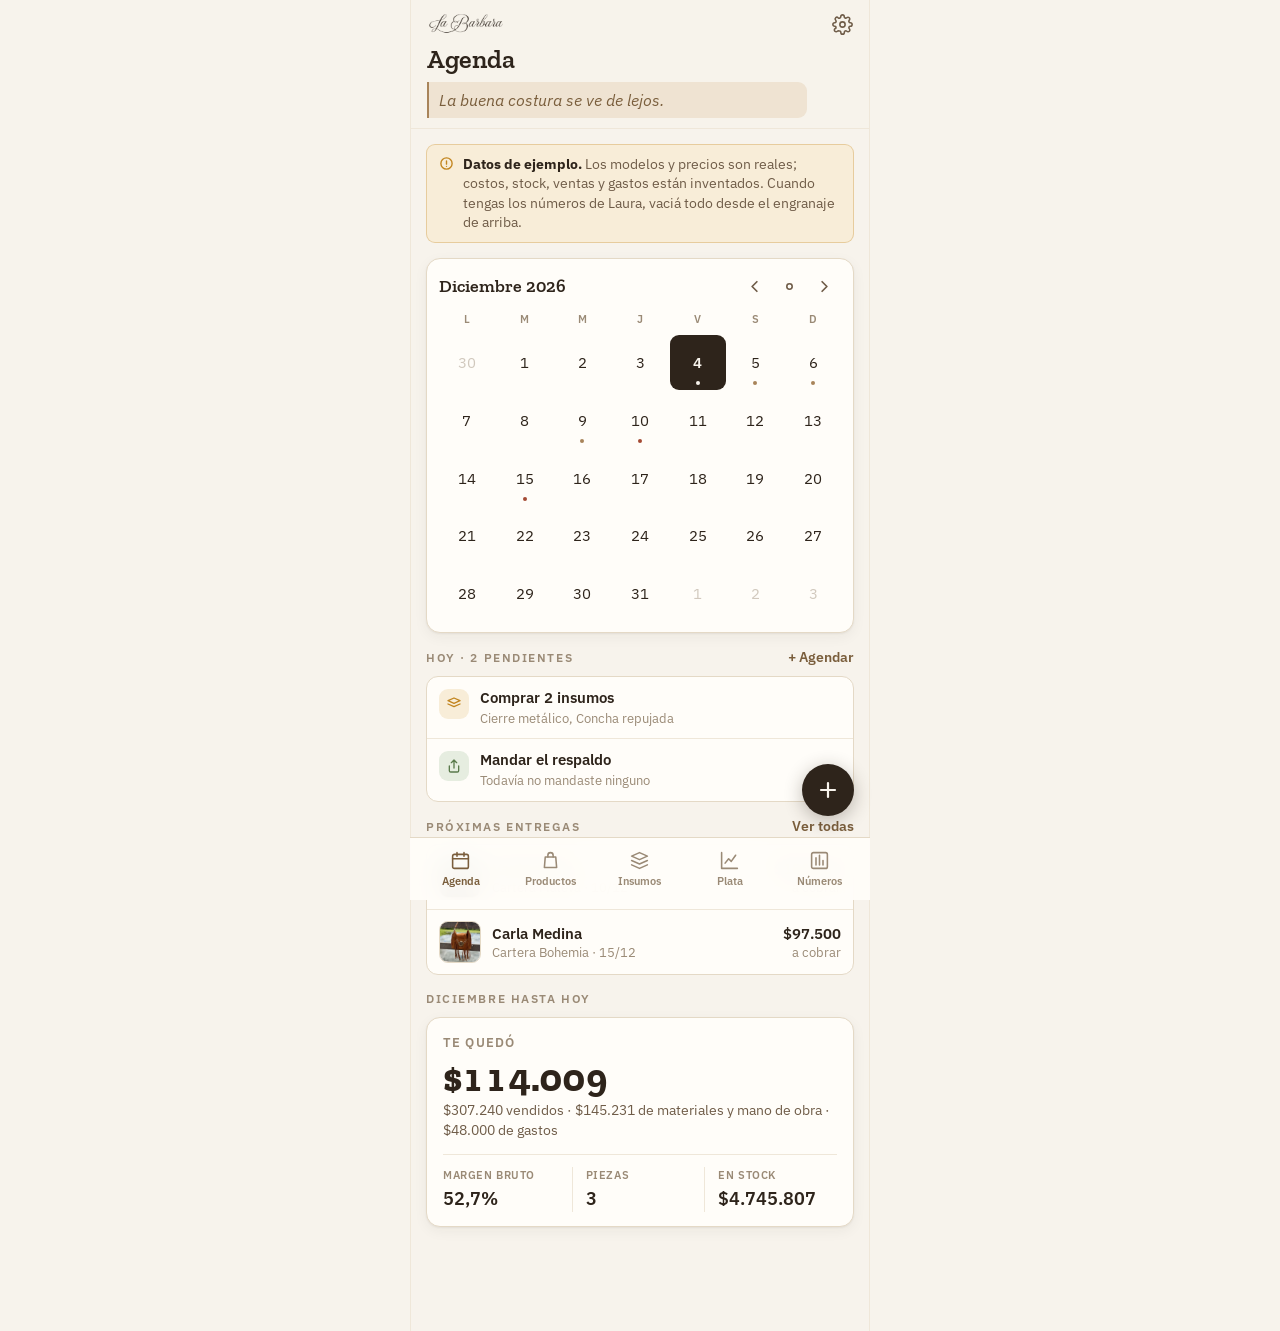
<file: taller/index.html>
<!DOCTYPE html>
<html lang="es">
<head>
<meta charset="utf-8">
<meta name="viewport" content="width=device-width, initial-scale=1, viewport-fit=cover">
<meta name="apple-mobile-web-app-capable" content="yes">
<meta name="mobile-web-app-capable" content="yes">
<meta name="apple-mobile-web-app-status-bar-style" content="default">
<meta name="apple-mobile-web-app-title" content="La Bárbara">
<meta name="theme-color" content="#F7F3EC" media="(prefers-color-scheme: light)">
<meta name="theme-color" content="#171310" media="(prefers-color-scheme: dark)">
<meta name="format-detection" content="telephone=no">
<link rel="apple-touch-icon" href="[data-uri]">
<link rel="icon" href="[data-uri]">
<link rel="manifest" href="data:application/manifest+json;charset=utf-8,%7B%22name%22%3A%20%22Taller%20La%20B%C3%A1rbara%22%2C%20%22short_name%22%3A%20%22La%20B%C3%A1rbara%22%2C%20%22start_url%22%3A%20%22./%22%2C%20%22display%22%3A%20%22standalone%22%2C%20%22background_color%22%3A%20%22%23F7F3EC%22%2C%20%22theme_color%22%3A%20%22%23F7F3EC%22%2C%20%22orientation%22%3A%20%22portrait%22%2C%20%22icons%22%3A%20%5B%7B%22src%22%3A%20%22data%3Aimage/png%3Bbase64%2CiVBORw0KGgoAAAANSUhEUgAAALQAAAC0CAIAAACyr5FlAAActklEQVR42u2cd1wVV964z9QLXLj0oiAgoAgqiA0bqNh7SSKIghobluxGY%2BKuJmuiMTZscUNQY1BRBEUQ0agRUbECIqDARUCQoiBFmrR7p7x/nOz87g/UEDXGfd/[base64]/4MgCIIg3vBp4n9o%2BzTN62/%2BojfMLEmSIMfvlBRBEG%2BlmERRFASBJMlXVLzmdUEQRFHEv3%2BX%2BX0/nXjv5JBK6m5KSklxiZpTDxgwwNLKCjfuP6oFRVEURSGEHpeUFBYWVpRX8Dyv5tQcxxMIiQjxPKclk%2BnoyM3Nze3s7YxNTPDtPM/jG/9ssItKpTIvJ8fa1sbVtdcfzek7gGiqr/zLE4GrpPTJkw3rN5ibm02ZOlUmkyVcTZjl7yfX0WnVyn/3OQihurra06dOK5VKhb6is62tVadOFhYWurp6rIxBCImC2NzSUlNdXVpWVpCfX1xYJAjCYI8hI0eNoigKd2B/aj3hlnAwJIRTcZ7DhxYVFfXp3dvQyOh984N%2BT8y4d%2B/eJ0uWzvbzWxiwGF/PuH%2B/pvqZrlwuimL7n9PY1BR66PCNa9dce7l%2BPH%2B%2BvYP9y37foUMHJ2dn5OWlVqlu3bwVevjQnt27/75ixajRo3HL/pPqCadzx7ZARBArV32GECopKXk33dV/mRy4pJISk5YGBKxctcp3li/HcbjbLS0t1TcwbH9bpCjqUtyl4KCgPn37bg0MtOhgIY0yL%2BwJRFEUeF4URYqmPYcN9Rw2NOxo2MpPV3zwwfS1X33FsOyf4QfO78GQkMqqqu82b0IIPcx7%2BKTkscLL6z0MQf5KOXCNPnz4cOHHH0%2BcMlkyg6bpk5GRpmbmerq67SkyXOI/7Nmzf%2B%2B%2BbTu246bP8zwOMF/YKHHF0wyjOXPxneVradlx8YKF9fXPtwRue%2BvxKU5nXFzc%2BXPnDh4OFUVRpVKdPRM703dW%2B4fOdwn15Zov/pIX48FCrVYHLFxEUVTQ3r00RQmCwDBMVmZWUmLivPnz2zPPxIbtDd67Z/fun0JCPIcO5TgOz3pedqM0g01OSr58Kb6kpMTGxoamaY7j7Ozt6%2BufRx4/bmdv79itGzbsLcYZpU%2BerPj7pxs3bbK0siQI4mzsGcdujo7dHN/PmQv5F3YbJEnu%2Bf77zIz7WwK3yXV0eJ5nGCY3N/dy/KWApUtYlvldM3Dlpdy5s2Pbtq2Bge4D3NVqNU3Tr7gLS8nz/Dfr1kVHRfXu06f6WXXS7UT8JkEQfHxnUjQdEx39R5cfBEHgef5lERI28p%2Br/zlm3FgXVxeEUOLt2xRFDRg4sD1mCIKA59v/%2B4eV/wSh9/cH753t79%2Bnb1%2BEEMMw8fHxWRkZ/nPn6unptWfIJ0mS5/mtm7d4eHpOnDyJ53maptsz0V296vNHBY%2BOR0WSJOnc3bmlRYUQomiaIAgbGxtbG5uM%2B5n19fXtTIY0NX11fk%2BeOFH4KD9o748IobTUuxkZGfM%2B/rg9Zrz64f%2Breg6p7a7/1zqFvv7fV6xACJU/LT8WdrS4qGhRwBKFQoGjyPYsmuXm5NxLT5/t548f264x6Mcfz5w%2BveP7XSRJchwniqJMxuJ7cVV1srGura2pq62VUvu7OSIIIisza/fOnXl5eZpLn9Jf6%2Bvrv9%2B1a%2Bny5XK5PDc39/q1676zZrdnzoxvv3njRuDWbYWFha0e/t8tB471hP%2BA64CiqDOnYzMy7s%2BZN7eutjb6ZNSvFy649HSdM3cuyzLtbCi42jLu3dfS1nLt5fK7q6vYjNzc3F07dgYsW2ptbY17mrbL6gzLEiRJUXQ7M0gQRFlZ2c4d293cet%2B9c6ft8itJkgf27zcwMprh41NcXHz92rV58%2Bdra2u1x2aCIJRZWaeio/v17xcfF9dOX9/fYUVzywBnXioCQRDq6%2Bvq6uoPhoQQBEESpDI726m7c7du3RBCHMeRJEmSJFaqPYrUNzzXlmlraetIL9VchsdeqtWclpYM/3Xn9h26enqzZvu9cLzATflpWZlVJytDI8NWlYdTJcUi%2BEXYuWtXr5qZmXsOG3ry%2BIm2oVVxcXHITwd%2BCgkpKSk%2Bf/aXGT7ecrm81YDysoeTJJmQkODWu0/Xrl2flpW9ogXixLe/6N6pHDhioihKShlW4VnVs/r6%2BvKKiud19Q0NDc3NTZfi4pRZWfMXLlywaAHDsNKojCMGaVukPS81NzdvUbdoBo947oo7Kpqm4y5eNDc36%2BXWG4euly5enO3vZ2pm2nawx/VRUV6R8%2BDBtOkfymQyzd/gFOJUadbib38VRCMjo/yHD03NzVutoREEsX7d1049ulvb2MTHx3%2B8YD5F063e3urhrWpX5EVtLa2cBzk9XV3bdjaa9/6hontHcmg21qam5qKiwvKnT2uqq3leIElSpiXT1dW1srQ06G6oMNDn1OqI8IiOlpZLli1lGFatVuOtkJqa6pzsHENjoy5duiCEHhUUmFlY6GhrvywkJElSEIShw4cbG5vExpzqaGlZ/rRcRCJJkD1dXRwcHEiSLCoqyn%2BY7zl0GC70vT8GUxTlPXPmy3JB0/TJE5GNjU2%2Bs33bVoBapUpPT9fV1e3m5IQQKiwsNDQw0FMoEELuA9y/XX/BxtZm3IQJUsCE70pLTb2TnPTFP9cUFxf16dvn1KlTbm5udvb2OF/YM4qinjc0PFAqtbV1nLs7EwRRWloq19HR1dNDCLkP7H/o4KHpH3zo5OSkufuDn0BR1LNnzwry841NTGxtbRFCjx49Mje30NbWesN1vLcgh5TczIzMpKREVYvKzMzMtrOtbefOZmbmONbTJCQsrKSocO26dbq6umq1mmEYhFDwD0FXrl4ZP2GCtpZWbk7O%2BXPnCh7mHzkWhrS1Xx1DPC4pIUly9%2B7dQUFBrr16qVSqkqLiU1HR3ZydLDt2vH7tms9MXy0tmSiK2UrltYSEEaNGde3aFbcwzRiW4ziapvPy8nbt3LHy888dunTB%2BcLtmKKoC%2BfPhxw4MGy4l0KhqKqqSk9PjzgaFhp%2BTKGvz3Nc586dzc3MI8LCBw8eLO/YUeozEEJ7fwxubm6xsrJkZbK0u3dbVKpVKz8LPRYm19GR%2Bo8D%2B/dfiosbNXq0jlxeXFT4MD8/8viJ0KNHFPr6PM%2B79e6zL3hfbExM9x7djY2NJavw8//9/ffJSXcmTZqYcT/jcReHkydOKJXZESeOSyPpXyOHZH3m/YyLF3/V19fv3bevs5MTw7Jth1KcGbWaCz8WbmBgNG78eLzkVVNTveKTT1tUzYE7tltZdWpoaBg3anR5eXnw/v36BgYvm%2Bnhmrt48WJ0ZOTWwG2ZmVkXL8aNEEUTU1NzC4tBgwd9uWat90yfRQFLZDIWV3x0VLQoiosCFmuun%2BKn4R%2BUlZYGLFg4299vccBiTTNIktyxLfDMmTNbtm3r178fz/PeH3yYmZHxr/Vf46iWIMmGhgaLDhYuvVz%2BtuyTD70/8vbx4dRqmmHuJCdfjo9fFLDYw9Nz5/YdS5Ytramu3h8cXF9bJ9fRIQhCpVKvWrmisLBw%2B86dDg4OCKFpk6coszK3Bm63tLLC6aypqR46fChN0/PnzgtYEjB2/Hic4ObmluVLl9TX1e3e82%2BLDhZVlVWzfH0LHj4M3r9Poa//5gtr9BuaQRDEzsDttbW1s%2Bf447xJASmhgVQfV%2BIvFRcWLlm%2BzMjISBCE5w0NH8%2BZR9P0sYhwiqZ5nk9LTa0oL5%2B/cOGw4cNetkCJ%2B4yoyJPBP/54JCzMzNzMxdU1Ly9PmZlZ%2BKiQF3gLC4v5CxYYGxvJZKxapaIZpqy0LPJ4xJixY11cXLCUCKFnVVUcxxsaGTIMk5OTs2b1P6Z/9OHSZcukYsUv2rhhQ0x0TNTpaCurThzH5efnK5VZAwYOmuk7C%2BeUJMmrV670699/4KBBGfczjx4O9fbxISkKIbRn9x5bO7sVn31WVVWlUOhpaWndTb3Li0iuKxdFkef55UuXFD4qPBlzSlcu53k%2BMyMjOytr4qTJk6dO4Xkel97pU6cHe3jY29sdPnT47Nlfxo4fTxAEz3HLlgTUVteGRYSzMpbn%2BdS01ML8/EUBi4d7eb2Vtd03koMkydWrVlEUs3HzdwRB4Mzg6cYLf8xz3M8HfpZpac3w9sFXvv7yq8clJb9eiqNomlOrCZIMDgqy6Nhh6SfLX7Zh9tvyRm7ul2vW/js4yMzcDEctDg4Okp0IIRtbm5pnNdKM6UhoqFrNLVm2FP81Ozv71s2bpmamDM3cvHmz9PHjxFu3v1izZtbsWdIaKzbjWNjRI4cOhx4Ls7LqpFKpWJY9FhZGUfS6Dd9IYcrjkpKamtrxEyYUFxefO3tm3vz5%2BL1pqamJt28G7dtHEASn5rAuCZevONg76OnpIYT27NqdcOVKzNmzunK5Wq1iGPbgzyEMy674bKU0nKXcuSPTktnb2926eTNHmb1o0WLcW3/37ca7KSlx8fGsjMVF9%2B/duy2trAKWLXtbpw7I144zSJIM%2Bfnnh3n5323ZJDWyl9mKk5ucnHwvLc1vjr%2B5hTlBENevXT8bG7v2q6/0DQxUKhXNMGdOx95JSv589Wq5jg62RxTF5uaWthPOwC1bhw719PLywovuODjleV5aULGy6tTDpacgCBRNV1VWRoSHew4b1s3JCbf1qMiT1tY2Xbs6tjS3NNQ/Hzh48KerPjt25EhsTAzDMNJeblFR0Yav18/y9%2Bvbr59arWJZVqlURoQd%2B9unn9ra2kqt8/LlKyNHjkQIrV%2B3ztDQaN6CBTidQT/80KdvXy8vL0EQDI0MOZW6/Gn5lctXR40ehRDKycnZGxy8cNFiR0dHbEbi7du/nD37t7//HQ8o%2BARCasrdiZMmtbSoNn6zvqeL69hxYxFCN65fDz14cM3atcYmJrjozp8790CZ/fk//l/RcRzX1NT8rnsObHRtTU1Y6JGNWzZLZrx6nRsh9NP%2B/UYmJv5z5uDt8q2bNtnb24%2BbMA5X8PPnz3dt3%2B7Wp/eYsWOlRYvjERFDhgyRjoThDj8/Pz8lJeVQaKjmcpDkpbTsJs0FoqOi6%2BvqFixcILV1H1%2Bf3Ac5RUVF1jbWm7ZsxkGSXEfn85WfmVlYuLu78xxH0vTu7TvkcvnS39oiKQjCxvXrbWxt/efMkQaUC%2BfOdenaxczc7Mjh0GsJ1w4dCcUHlLKVyqTbiQcOhiCEBJ5nWdbFrdeqlStNTU2mf/RhXW3t5m%2B/s7AwD1i%2BjOd5kqRUKvV3Gzd2treb8/FcaVy%2BeP7CwEGD5HL5ti1bH%2Bbnx577hWYYnuO2btlia283Zdo0qeh2Bm4fNGTw6DFjpIzHxpwePGTIm8xZXqfnwElPS01jWKa3m9srllw4To27GYIg0lPTridc85npY2JqShBESkpKTk7OTD8/hmEFgScIYuf27WVlZb6z/SiK4tQcRVGX4%2BPlunJLKytpcogr%2B/at2xZmZt2curVaFZXWgqSVNJIkW1paDh0MmTBxolvv3tLmi52d/Zhx40aOHNnLzY1hWY7jOI6b4ePj1L37pm83chxH0XT50/JLcXETJ082MjbmeY6m6dDDh1OS7/jP9WdlLM9xFEVlZmY%2Br3/u7u5eVlYWuG3ryNGj3QcMwGpu2rjJxdW1T9%2B%2BgiAggkAIKRSKxMTb%2Bgb6x8PDdwQG3rp5w2/uXLmOjiD8duQgR5m9YOFChmF5jqNp%2BuaNGzzPd%2B/ZIycn58D%2B/UuWLcXjZmpqao4y29vHh2V/K7rArVtLSornL1yIYxGSJG9cv97RsqOZuVl7NiLe/vJ5cUmxrq4ezTAvO9hdVVn564VfpYuHDh7UUyi8fWbiCr6TnEzT9OAhgwVBYBj2bkrKmdOxpmamnkM9eZ5nZaxSqawoL584cVJb%2BYoKCw2NjaQjfa024gsKCtJSU4uLi3G0EXn8RGNj4%2BerV2s2IEEDURRxkCGK4oiRIx4olXm5uQihuyl3mpqbR48ZzfM8w7BZmVkx0ad0dOVDPDx5nmdY9mnZ06yMjCnTpyKEzp0929zYtHTZMpySq1eu1NfXTf/gA0EQ1Co1TdOCIPxrzdrxEyb8EPzj%2BPETunZzohl26LBh%2BOH30tOjTkYamZgMw1dYNjc3V6lUTpw8CSG0P3ivoYGh3xx/hJBapdoXvFcmk%2BHtXIZhr165cuGX8506Wffu0xffm5eX97y%2B3n3AgDecsLx%2BQMowTEVFJcepSZLS9EPa%2Bbx65aqjoyPue/Py8i6cP%2B8/b66ZuRme41VXVysU%2BnjRJuHqVVFEPV1dkSgqFAqE0L30tLS0dBy3tp0iNTc3ybS0pEmyZEZlRWXMqWg9PT1DY%2BN79%2B4p9BReI7z2/hi0/JNPLDpYaC4fvbDICILo0qULQRLp6endnJwKCwu1ZFqubm4URd24fp1Tc/3d3RsaGzt16oQQKigoSEpMHDduHE0zCKGEKwnDR4xw7u7c3NxyIiKi/wB3Gxsb5%2B7OeA2woaHhH1%2Bs7uLouH7DepphkD6qqqwwMjTAPUFyUpIoil0dHQVOwEeds7OzU%2B%2Bm%2Bs6azbIsz3F3kpPHThxvaGhUW1tz/14GRVF6%2Bgq84XDh/Hm8KGdkZIgXNjLvZ2Q/yJ48ZfKbL6K/vhxOTk6lj0uSk5IHDhqkVqtxOqTDV7ExMYIodO/ZA1fJ0dBQiqLmzp0nVWf//v3Dw8JPRkY%2Bq6zSN9Cf4eOTlno35lRMempqbl5uY2PTRzO88eJV216RYRlVi0oyEj%2Bzpqb6wIGfpk6bho1ECEWEh/vO8LbtbOc3x7%2BdbUhLS1sUxIrycoRQTxcXNac%2BdvQowzAsy/jM9K1vqD91MurWzZuVFRWVlZXTPpiu0NfHSw4dLTsWFj66cf16Rsb9QQMHOTo62tnbnYk9M41h0tPSo05GDfYYvDggAJ9vomm6l5vbkcNHoiJPPm94riuXT//ww9u3bp2KPnUvPT0n50FjQ9NH3t44XEAEYWJq%2Bryu/lpCQnpa2gxvn1mzZy9auPDMmTMVT5%2BampsPHjLk4q8X7yQl3U1Jyc7Opilq8tRpDMO%2B%2Bf7c65wEw1ViamKSejf1eET48BEjjI2N8TBPEMSjR48iI46TFDXD2xvH8%2BVPn/5z9T/85viPHjsGx4MIIXsHBydnp9LS0n79%2Bo8YNRIh1Mutt0Kh9/jxE2cnpzFjxzIM3dYM3Brqa%2BsvxV2c6euLJ4f44ulTMf379%2B/RsycOICiKKi8vDz10aE9QkLmFxe82I/yDBw%2ByL5w7P2nKFOfu3TtZWzt371765EmvXm5jxo4VRdHBwcHaulNRYZGNre3EyZO1tLSlr13cBwxABFK1qMaNG2drZycIQt9%2B/aprqnMf5PKCMMtv1qjRo6U1Q4SQja1tj549CvILerq4jBw1CiHUy81NoadX%2BOiRnZ39xEmTcPZxe/MY4vG8oYEiqclTpxgZG1laWXVzdCwrLXUfMHDwkMGiKPZ37y%2BTySorKl179Rru5UXT9Fs5APuanyZIZxTWfflVWlqah4eHsYmxWq1Wtah09XQ9hw11de2F55YMw2zdvCUqMvLX%2BEv47MwLV0HaSvDC7Wz8y9ramqkTJm3Y9N0QDw/ccBubmo6Hh8%2BdN08a1BqbmqZOmuzn7%2B/n79eer1Gwxz/t3b9929ao2NPOzs5tdzF%2BN9maO7Ev22Roe%2B8fenir623f9RbPRb/msILDNz09vR27d%2BXn52dnZTU1N%2BsbGNjb2XW2s5PGdZIkS0qKw44c%2BeyLLxQKRasC4nkeP0pze13zygvfKwiCvr6B/7y5OwN3DPHwwGFpXU2tkaERXnOkaZrnuE%2BWLBk0cEA7zZAGxEvxcR2trOzt7aVjZq3So3ml1W6%2BNLltlR3pCEurjLw6%2B20/yNM8AvEaRfdOYw5pFcHOzs7uP0JgSp88efLkiSCI2tpau3ftsrK09PP3a3tKpW15tacWsR/z5s9/kJ395Zq132xYT1EUK2NVahVBEDRNNzQ2Ll%2B8pEOHDl9v2NDOUAN3G0qlMv1u6sKAAJlMhpVqm56XpfCF1f/q7LT/922z8HpF905PguGQEA8fnFqNECorLQv5%2BefLl680Nzfr6sqvXL587WqCfdcuMdGnqp89k45rvPlLRVHcvG2bjbX1t%2BvXJ1y92tzUVFFe0dDQkHo3ZY7vbJdeLt9t3fzC76dfcVLm%2B5275Lp6M31938MvE/8S3s7nkLiB3ku/FxsbM2XK1B49e%2BLrvt7e%2Bvr623fvvnnjxq0bN5ycnSdNniKTsW9%2BWkmqv0cFBZcvX25saLgUd6n62TO5XL54ScCkKVPaub8giiLHcQzDnDx%2BYu2aNd9t3jz9ww/e/0%2Bc/2vkkE7CnQiPmL9ogb6%2BAd6gCvrhhxPhEdGxMQYGhgihlpaWi79efJiX26dv3yEeHm33zf/oS3HgiW%2BPijx56GBIXW1t0N69Ts7OapVK89jAq5d6SZKMj4//29LlK1atnL9gwTv7lvr95y0c9sGxVWxMzEc%2B3vr6Bi0tKpmMvX7tWmzM6Z8PHzQwMMR1IJPJJk6aWFNTffrU6aTbSWPGjeneo0er/f329P%2B4y8FwHHf%2Bl3NHjoSyjGzdN9907GgZGxNjaGhk0cFCGizQS86BSrHbT3v3HQ0N3bx1y8TJk353kwh6jj/cvefnF1xLuDpn7lx88dbNm8FBwWv/9WXXrl01G6L079zc3Ihjx1hW9pH3jM6dO7cK%2BF%2BmoGZXX5BfEB118tbNWxYdOszwnuHh6Ymv5z/Mjzh2zGOoJ%2B6cXk1SYuL%2BffuQKK758svOdnbQZ/wpcjwte3om9vTESZPxaZ28vFyfmb5m5mZti1tah0AIxcXFJd1ONDI0cu7h7OzsbGJq%2Bup3NTY15eY8SL6dlJiU%2BKzqmaNjt2kfTO/Xvx/6/49u19RUx8bEcpza3t7BqpOVsbGxTEubpimEUItK1dTQWFlZ8aigICcn51lV1dDhw4d7eaF3%2BD9z/N%2BKObAf99LTlMpsPT1dK6tOLq6u6JX/c41mtJh5PyP5TvLjkhJBEOQ6ckNjI2MjY5mWjGVZjuebm5orK8pLSkrKyyuelpWxLGNtbeM51HPQkCF4F0bTNs2XVlVWZmdnV1ZUNrc0i%2BJvMQrPc6IoKvQUpmZmDg4OHTp2QC867Q28zdlKW11QOz4b1wxIBUEoLi5%2B8OBBwcP8ysqKutpatVqtUnNaMpnCQN/E2NjKqpOjUzd7Ozvp03jp4NkLQ5NWB//Vag4hxLKM5nXpWwrw4M%2BVQ/NwzR/9/vgP1RBeHPzdaY5m4PmygBQWM/702YrmKt5rFLfmCS4sygurUzqr3E6NXlb34MRfIMdbmRJDD/[base64]/wf4H3r2hYenFMdFAAAAAElFTkSuQmCC%22%2C%20%22sizes%22%3A%20%22180x180%22%2C%20%22type%22%3A%20%22image/png%22%7D%5D%7D">
<style>
:root{padding-top:env(safe-area-inset-top,0px);padding-bottom:env(safe-area-inset-bottom,0px)}
html,body{margin:0;background:#F7F3EC}
@media (prefers-color-scheme:dark){html,body{background:#171310}}
img{max-width:100%}
[hidden]{display:none!important}
</style>
<title>Taller La Bárbara</title>
<link rel="stylesheet" href="https://fonts.googleapis.com/css2?family=Zilla+Slab:wght@500;600;700&family=IBM+Plex+Sans:wght@400;500;600;700&display=swap">
<style>
:root{
  --bg:#F7F3EC; --surf:#FFFDF9; --surf2:#F1EADD;
  --line:#E4D9C6; --line-soft:#EFE7D9;
  --ink:#2E241B; --ink2:#6F5C48; --ink3:#9A8A76;
  --acc:#A8845A; --acc-soft:#EFE3D2; --acc-ink:#7A5E3C;
  --ok:#5A7A4B; --ok-soft:#E6EDE0;
  --warn:#C2851F; --warn-soft:#F8EDD8;
  --crit:#A44A34; --crit-soft:#F6E2DC;
  --shadow:0 1px 2px rgba(46,36,27,.06), 0 4px 14px rgba(46,36,27,.05);
  --sheet-sh:0 -6px 40px rgba(46,36,27,.18);
  --logo-inv:0; color-scheme:light;
}
@media (prefers-color-scheme:dark){ :root:not([data-theme="light"]){
  --bg:#171310; --surf:#221C16; --surf2:#2C241C;
  --line:#3A3027; --line-soft:#2F271F;
  --ink:#F2E9DC; --ink2:#C3B4A0; --ink3:#8D7F6D;
  --acc:#C9A273; --acc-soft:#3A2E22; --acc-ink:#E0BE90;
  --ok:#8FB07C; --ok-soft:#28311F;
  --warn:#DCA847; --warn-soft:#352A16;
  --crit:#D0785F; --crit-soft:#37211B;
  --shadow:0 1px 2px rgba(0,0,0,.3), 0 4px 14px rgba(0,0,0,.25);
  --sheet-sh:0 -6px 40px rgba(0,0,0,.5);
  --logo-inv:1; color-scheme:dark;
}}
:root[data-theme="dark"]{
  --bg:#171310; --surf:#221C16; --surf2:#2C241C;
  --line:#3A3027; --line-soft:#2F271F;
  --ink:#F2E9DC; --ink2:#C3B4A0; --ink3:#8D7F6D;
  --acc:#C9A273; --acc-soft:#3A2E22; --acc-ink:#E0BE90;
  --ok:#8FB07C; --ok-soft:#28311F;
  --warn:#DCA847; --warn-soft:#352A16;
  --crit:#D0785F; --crit-soft:#37211B;
  --shadow:0 1px 2px rgba(0,0,0,.3), 0 4px 14px rgba(0,0,0,.25);
  --sheet-sh:0 -6px 40px rgba(0,0,0,.5);
  --logo-inv:1; color-scheme:dark;
}
*{box-sizing:border-box}
html,body{height:100%}
html{font-size:17.5px}   /* <- lo cambia el selector de tamaño de letra */
body{margin:0;background:var(--bg);color:var(--ink);
  font-family:'IBM Plex Sans',-apple-system,BlinkMacSystemFont,'Segoe UI',sans-serif;
  font-size:0.9375rem;line-height:1.45;-webkit-font-smoothing:antialiased}

#app{max-width:460px;margin:0 auto;min-height:100%;background:var(--bg);
  display:flex;flex-direction:column;border-left:1px solid var(--line-soft);border-right:1px solid var(--line-soft)}
@media (max-width:480px){#app{border:0}}

header{position:sticky;top:env(safe-area-inset-top,0px);z-index:30;
  background:color-mix(in srgb,var(--bg) 90%,transparent);backdrop-filter:saturate(1.4) blur(12px);
  border-bottom:1px solid var(--line-soft);padding:11px 16px 10px}
.hbar{display:flex;align-items:center;justify-content:space-between;gap:12px;margin-bottom:7px}
.logo{height:26px;width:auto;display:block;opacity:.92}
.iconbtn{background:none;border:0;padding:6px;margin:-6px;cursor:pointer;color:var(--ink2);
  border-radius:8px;display:inline-flex}
.iconbtn:active{background:var(--surf2)}
h1{font-family:'Zilla Slab',Georgia,serif;font-weight:600;font-size:1.5rem;line-height:1.15;margin:0;
  letter-spacing:-.01em;text-wrap:balance}
.hsub{font-size:0.7812rem;color:var(--ink3);margin-top:2px}
.hsub.frase{font-style:italic;font-size:0.9375rem;color:var(--acc-ink);background:var(--acc-soft);
  border-left:2.5px solid var(--acc);border-radius:0 9px 9px 0;padding:7px 11px 7px 10px;
  margin-top:8px;line-height:1.35;max-width:38ch}

main{flex:1;padding:15px 15px 104px;display:flex;flex-direction:column;gap:15px}

.seg{display:flex;background:var(--surf2);border-radius:10px;padding:3px;gap:3px}
.seg button{flex:1;background:none;border:0;font-family:inherit;font-size:0.8125rem;font-weight:600;
  color:var(--ink2);padding:7px 4px;border-radius:8px;cursor:pointer}
.seg button[aria-selected="true"]{background:var(--surf);color:var(--ink);box-shadow:var(--shadow)}

section.blk{display:flex;flex-direction:column;gap:9px}
.blk-h{display:flex;align-items:baseline;justify-content:space-between;gap:10px}
.blk-t{font-size:0.6875rem;font-weight:600;letter-spacing:.13em;text-transform:uppercase;color:var(--ink3)}
.blk-a{font-size:0.7812rem;color:var(--acc-ink);font-weight:600;background:none;border:0;padding:0;
  cursor:pointer;font-family:inherit}
.card{background:var(--surf);border:1px solid var(--line);border-radius:12px}

.hero{background:var(--surf);border:1px solid var(--line);border-radius:14px;padding:15px 16px 14px;box-shadow:var(--shadow)}
.hero-lab{font-size:0.7188rem;letter-spacing:.09em;text-transform:uppercase;color:var(--ink3);font-weight:600}
.hero-n{font-family:'Zilla Slab',Georgia,serif;font-weight:700;font-size:2.625rem;line-height:1;
  letter-spacing:-.02em;margin:7px 0 2px;font-variant-numeric:tabular-nums}
.hero-n.neg{color:var(--crit)}
.hero-sub{font-size:0.8125rem;color:var(--ink2)}
.hero-foot{display:flex;margin-top:13px;padding-top:12px;border-top:1px solid var(--line-soft)}
.hero-foot>div{flex:1;padding-right:10px;min-width:0}
.hero-foot>div+div{border-left:1px solid var(--line-soft);padding-left:13px;padding-right:0}
.ff-l{font-size:0.6562rem;color:var(--ink3);letter-spacing:.05em;text-transform:uppercase;font-weight:600}
.ff-v{font-size:1rem;font-weight:600;margin-top:3px;font-variant-numeric:tabular-nums}

.pill{display:inline-flex;align-items:center;gap:5px;font-size:0.7188rem;font-weight:600;
  padding:2px 8px;border-radius:20px;border:1px solid transparent;white-space:nowrap}
.pill.ok{background:var(--ok-soft);color:var(--ok);border-color:color-mix(in srgb,var(--ok) 26%,transparent)}
.pill.warn{background:var(--warn-soft);color:var(--warn);border-color:color-mix(in srgb,var(--warn) 30%,transparent)}
.pill.crit{background:var(--crit-soft);color:var(--crit);border-color:color-mix(in srgb,var(--crit) 30%,transparent)}
.pill.mut{background:var(--surf2);color:var(--ink2);border-color:var(--line)}
.dot{width:6px;height:6px;border-radius:50%;background:currentColor;flex:none}

.row{display:flex;align-items:center;gap:11px;padding:11px 12px;border-bottom:1px solid var(--line-soft);
  width:100%;background:none;border-left:0;border-right:0;border-top:0;font-family:inherit;color:inherit;
  text-align:left;cursor:pointer}
.row:last-child{border-bottom:0}
.row:active{background:var(--surf2)}
.row-th{width:42px;height:42px;border-radius:9px;object-fit:cover;flex:none;border:1px solid var(--line);
  background:var(--surf2)}
.row-ph{width:42px;height:42px;border-radius:9px;flex:none;border:1px dashed var(--line);
  background:var(--surf2);display:flex;align-items:center;justify-content:center;color:var(--ink3)}
.row-b{flex:1;min-width:0}
.row-n{font-weight:600;font-size:0.875rem}
.row-s{font-size:0.75rem;color:var(--ink3);margin-top:1px;font-variant-numeric:tabular-nums}
.row-r{text-align:right;flex:none}
.row-v{font-weight:600;font-size:0.875rem;font-variant-numeric:tabular-nums}
.row-v2{font-size:0.75rem;margin-top:1px;font-variant-numeric:tabular-nums;color:var(--ink3)}
.row-v2.pos{color:var(--ok)} .row-v2.neg{color:var(--crit)}
.bar{height:4px;border-radius:3px;background:var(--surf2);overflow:hidden;margin-top:6px}
.bar i{display:block;height:100%;border-radius:3px}

.grid{display:grid;grid-template-columns:1fr 1fr;gap:10px}
.prod{background:var(--surf);border:1px solid var(--line);border-radius:12px;overflow:hidden;
  cursor:pointer;text-align:left;padding:0;font-family:inherit;color:inherit;display:flex;flex-direction:column}
.prod:active{opacity:.85}
.prod-img{width:100%;aspect-ratio:1;object-fit:cover;display:block;max-width:100%;background:var(--surf2)}
.prod-ph{width:100%;aspect-ratio:1;background:var(--surf2);display:flex;align-items:center;
  justify-content:center;color:var(--ink3)}
.prod-b{padding:9px 10px 10px;display:flex;flex-direction:column;gap:5px;flex:1}
.prod-n{font-weight:600;font-size:0.8438rem;line-height:1.25}
.prod-r{display:flex;align-items:center;justify-content:space-between;gap:6px;margin-top:auto}
.prod-st{font-size:0.75rem;color:var(--ink2);font-variant-numeric:tabular-nums}

.backlink{background:none;border:0;padding:0;cursor:pointer;font-family:inherit;color:var(--acc-ink);
  font-size:0.8438rem;font-weight:600;display:inline-flex;align-items:center;gap:4px}
.fhead{display:flex;gap:13px;align-items:flex-start}
.fhead img,.fhead .ph{width:92px;height:92px;border-radius:10px;object-fit:cover;flex:none;
  border:1px solid var(--line);max-width:100%;background:var(--surf2)}
.fhead .ph{display:flex;align-items:center;justify-content:center;color:var(--ink3);border-style:dashed}
.fh-n{font-family:'Zilla Slab',Georgia,serif;font-size:1.25rem;font-weight:600;line-height:1.15}
.fh-m{font-size:0.7812rem;color:var(--ink3);margin-top:3px}

.rec{border-collapse:collapse;width:100%;font-size:0.8438rem}
.rec th{text-align:left;font-size:0.6562rem;letter-spacing:.1em;text-transform:uppercase;color:var(--ink3);
  font-weight:600;padding:0 0 7px;border-bottom:1px solid var(--line)}
.rec th:last-child,.rec td:last-child{text-align:right}
.rec td{padding:8px 0;border-bottom:1px solid var(--line-soft);vertical-align:top}
.rec tr:last-child td{border-bottom:0}
.rec .q{font-size:0.75rem;color:var(--ink3);margin-top:1px}
.rec .v{font-variant-numeric:tabular-nums;white-space:nowrap}
.rec tfoot td{border-top:2px solid var(--line);border-bottom:0;padding-top:10px;font-weight:700;font-size:0.9375rem}

.split{display:flex;gap:9px}
.split>div{flex:1;min-width:0;background:var(--surf);border:1px solid var(--line);border-radius:11px;padding:11px 12px}
.sp-l{font-size:0.6562rem;letter-spacing:.08em;text-transform:uppercase;color:var(--ink3);font-weight:600}
.sp-v{font-size:1.1875rem;font-weight:700;margin-top:4px;font-variant-numeric:tabular-nums;
  font-family:'Zilla Slab',Georgia,serif;letter-spacing:-.01em}
.sp-v.neg{color:var(--crit)} .sp-v.pos{color:var(--ok)}

label{display:block;font-size:0.6562rem;letter-spacing:.08em;text-transform:uppercase;color:var(--ink3);
  font-weight:600;margin-bottom:5px}
input,select,textarea{width:100%;font-family:inherit;font-size:max(16px,1rem);color:var(--ink);background:var(--bg);
  border:1px solid var(--line);border-radius:9px;padding:10px 11px;-webkit-appearance:none;appearance:none}
input[type=number]{font-variant-numeric:tabular-nums}
select{background-image:linear-gradient(45deg,transparent 50%,var(--ink3) 50%),linear-gradient(135deg,var(--ink3) 50%,transparent 50%);
  background-position:calc(100% - 17px) 50%,calc(100% - 12px) 50%;background-size:5px 5px,5px 5px;background-repeat:no-repeat}
input:focus,select:focus,textarea:focus{outline:2px solid var(--acc);outline-offset:1px;border-color:var(--acc)}
.field{margin-bottom:12px}
.row2{display:flex;gap:9px}
.row2>*{flex:1;min-width:0}

.btn{width:100%;font-family:inherit;font-size:0.9688rem;font-weight:600;background:var(--ink);color:var(--bg);
  border:0;border-radius:10px;padding:13px;cursor:pointer}
.btn:active{opacity:.85}
.btn.ghost{background:none;color:var(--ink2);border:1px solid var(--line)}
.btn.danger{background:none;color:var(--crit);border:1px solid color-mix(in srgb,var(--crit) 35%,transparent)}
.btn.acc{background:var(--acc-ink);color:#fff}
.btnrow{display:flex;gap:9px}

.fab{position:fixed;right:max(16px,calc(50% - 214px));bottom:calc(84px + env(safe-area-inset-bottom,0px));
  z-index:35;width:52px;height:52px;border-radius:50%;background:var(--ink);color:var(--bg);border:0;
  cursor:pointer;box-shadow:0 4px 18px rgba(46,36,27,.3);display:flex;align-items:center;justify-content:center}
.fab:active{transform:scale(.94)}

.scrim{position:fixed;inset:0;background:rgba(24,18,13,.45);z-index:50;opacity:0;transition:opacity .2s}
.scrim.on{opacity:1}
.sheet{position:fixed;left:0;right:0;bottom:0;z-index:51;background:var(--surf);
  border-radius:18px 18px 0 0;box-shadow:var(--sheet-sh);max-width:460px;margin:0 auto;
  max-height:92vh;display:flex;flex-direction:column;transform:translateY(100%);transition:transform .24s cubic-bezier(.32,.72,0,1)}
.sheet.on{transform:translateY(0)}
.sheet-h{padding:15px 17px 11px;border-bottom:1px solid var(--line-soft);display:flex;
  align-items:center;justify-content:space-between;gap:12px;flex:none}
.sheet-t{font-family:'Zilla Slab',Georgia,serif;font-size:1.125rem;font-weight:600}
.sheet-b{padding:15px 17px;overflow-y:auto;flex:1;-webkit-overflow-scrolling:touch}
.sheet-f{padding:12px 17px calc(14px + env(safe-area-inset-bottom,0px));border-top:1px solid var(--line-soft);flex:none}
.grab{width:34px;height:4px;border-radius:3px;background:var(--line);margin:8px auto 0}

.esc{display:flex;gap:6px;margin-bottom:6px}
.esc button{flex:1;background:var(--bg);border:1px solid var(--line);border-radius:10px;
  font-family:inherit;color:var(--ink2);padding:11px 4px 9px;cursor:pointer;line-height:1.1;
  display:flex;flex-direction:column;align-items:center;gap:5px}
.esc button[aria-selected="true"]{border-color:var(--acc);background:var(--acc-soft);color:var(--acc-ink);
  box-shadow:inset 0 0 0 1px var(--acc)}
.esc .m{font-weight:700}
.esc .l{font-size:11px;font-weight:600;letter-spacing:.02em}

.photo{display:flex;gap:12px;align-items:center;margin-bottom:12px}
.photo-box{width:76px;height:76px;border-radius:11px;border:1px dashed var(--line);background:var(--surf2);
  flex:none;display:flex;align-items:center;justify-content:center;color:var(--ink3);overflow:hidden;
  cursor:pointer;position:relative}
.photo-box img{width:100%;height:100%;object-fit:cover}
.photo-box.has{border-style:solid}
.photo-t{flex:1;min-width:0;font-size:0.7812rem;color:var(--ink3);line-height:1.4}
.photo-t b{display:block;color:var(--ink);font-size:0.8438rem;font-weight:600;margin-bottom:2px}
.photo-x{background:none;border:0;color:var(--crit);font-family:inherit;font-size:0.7812rem;
  font-weight:600;padding:4px 0;cursor:pointer;margin-top:3px}

.reclist{display:flex;flex-direction:column;gap:8px;margin-bottom:11px}
.recrow{display:flex;gap:8px;align-items:flex-end}
.recrow>div:first-child{flex:1.5;min-width:0}
.recrow>div:nth-child(2){flex:1;min-width:0}
.recrow .del{background:none;border:1px solid var(--line);border-radius:9px;color:var(--crit);
  width:40px;height:41px;flex:none;cursor:pointer;display:flex;align-items:center;justify-content:center}
.addline{background:none;border:1px dashed var(--line);border-radius:9px;color:var(--acc-ink);
  font-family:inherit;font-size:0.8438rem;font-weight:600;padding:9px;width:100%;cursor:pointer}

.hint{font-size:0.7812rem;color:var(--ink2);font-variant-numeric:tabular-nums;line-height:1.45}
.hint b{color:var(--ink)}
.hintbox{background:var(--surf2);border-radius:9px;padding:10px 12px;margin-bottom:12px}
.warnbox{background:var(--warn-soft);border:1px solid color-mix(in srgb,var(--warn) 32%,transparent);
  border-radius:9px;padding:10px 12px;font-size:0.7812rem;color:var(--ink2);line-height:1.4;display:flex;gap:9px}
.warnbox b{color:var(--ink)}
.warnbox svg{flex:none;margin-top:1px;color:var(--warn)}

/* ---------- almanaque ---------- */
.cal{background:var(--surf);border:1px solid var(--line);border-radius:14px;padding:13px 12px 11px;box-shadow:var(--shadow)}
.cal-h{display:flex;align-items:center;justify-content:space-between;gap:8px;margin-bottom:11px}
.cal-m{font-family:'Zilla Slab',Georgia,serif;font-size:1.0312rem;font-weight:600}
.cal-nav{display:flex;gap:2px}
.cal-nav button{background:none;border:0;color:var(--ink2);cursor:pointer;padding:5px 7px;
  border-radius:8px;display:inline-flex;font-family:inherit}
.cal-nav button:active{background:var(--surf2)}
.cal-g{display:grid;grid-template-columns:repeat(7,1fr);gap:2px}
.cal-dow{font-size:0.625rem;font-weight:600;color:var(--ink3);text-align:center;padding-bottom:5px;
  letter-spacing:.04em;text-transform:uppercase}
.cal-d{aspect-ratio:1;border:0;background:none;font-family:inherit;font-size:0.8438rem;color:var(--ink);
  border-radius:9px;cursor:pointer;display:flex;flex-direction:column;align-items:center;
  justify-content:center;gap:2px;position:relative;font-variant-numeric:tabular-nums;padding:0}
.cal-d.out{color:var(--ink3);opacity:.45}
.cal-d.hoy{font-weight:700;color:var(--acc-ink)}
.cal-d.hoy::after{content:'';position:absolute;inset:3px;border:1.5px solid var(--acc);border-radius:9px}
.cal-d[aria-pressed="true"]{background:var(--ink);color:var(--bg);font-weight:600}
.cal-d[aria-pressed="true"]::after{border-color:transparent}
.cal-d[aria-pressed="true"] .cal-pt{background:var(--bg)}
.cal-pt{width:4px;height:4px;border-radius:50%;background:var(--acc);position:absolute;bottom:5px}
.cal-pt.entrega{background:var(--crit)}

/* ---------- agenda ---------- */
.ev{display:flex;align-items:flex-start;gap:11px;padding:11px 12px;border-bottom:1px solid var(--line-soft);
  width:100%;background:none;border-left:0;border-right:0;border-top:0;font-family:inherit;color:inherit;
  text-align:left;cursor:pointer}
.ev:last-child{border-bottom:0}
.ev:active{background:var(--surf2)}
.ev-i{width:30px;height:30px;border-radius:9px;flex:none;display:flex;align-items:center;justify-content:center;
  background:var(--acc-soft);color:var(--acc-ink);margin-top:1px}
.ev-i.entrega{background:var(--crit-soft);color:var(--crit)}
.ev-i.compra{background:var(--warn-soft);color:var(--warn)}
.ev-i.respaldo{background:var(--ok-soft);color:var(--ok)}
.ev-b{flex:1;min-width:0}
.ev-t{font-weight:600;font-size:0.875rem;line-height:1.3}
.ev-t.done{text-decoration:line-through;color:var(--ink3);font-weight:500}
.ev-s{font-size:0.75rem;color:var(--ink3);margin-top:2px;line-height:1.35}
.ev-h{font-size:0.75rem;font-weight:600;color:var(--acc-ink);font-variant-numeric:tabular-nums;flex:none;margin-top:2px}
.tick{width:26px;height:26px;border-radius:50%;border:1.6px solid var(--line);background:none;flex:none;
  cursor:pointer;display:flex;align-items:center;justify-content:center;color:transparent;margin-top:2px}
.tick.on{background:var(--ok);border-color:var(--ok);color:#fff}

.chart{padding:14px 12px 10px}
.chart-t{font-size:0.8438rem;font-weight:600}
.chart-s{font-size:0.75rem;color:var(--ink3);margin-top:2px}

nav{position:fixed;bottom:0;left:0;right:0;z-index:40;
  background:color-mix(in srgb,var(--surf) 95%,transparent);backdrop-filter:saturate(1.4) blur(14px);
  border-top:1px solid var(--line);padding:7px 6px calc(7px + env(safe-area-inset-bottom,0px));
  display:flex;max-width:460px;margin:0 auto}
.tab{flex:1;background:none;border:0;cursor:pointer;font-family:inherit;display:flex;flex-direction:column;
  align-items:center;gap:3px;padding:5px 2px;color:var(--ink3);border-radius:9px}
.tab svg{width:21px;height:21px}
.tab span{font-size:0.625rem;font-weight:600}
.tab[aria-selected="true"]{color:var(--acc-ink)}
:focus-visible{outline:2px solid var(--acc);outline-offset:2px}

.empty{padding:26px 16px;text-align:center;color:var(--ink3);font-size:0.8438rem;line-height:1.5}
/* ---------- pantalla del PIN ---------- */
.pinwrap{position:fixed;inset:0;z-index:90;background:var(--bg);display:flex;flex-direction:column;
  align-items:center;justify-content:center;gap:0;padding:24px 20px calc(24px + env(safe-area-inset-bottom,0px))}
.pin-logo{height:34px;width:auto;opacity:.9;margin-bottom:26px;filter:none}
.pin-t{font-family:'Zilla Slab',Georgia,serif;font-size:1.25rem;font-weight:600;text-align:center}
.pin-s{font-size:0.82rem;color:var(--ink3);margin-top:5px;text-align:center;min-height:1.2em}
.pin-dots{display:flex;gap:14px;margin:26px 0 4px}
.pin-dots i{width:14px;height:14px;border-radius:50%;border:1.5px solid var(--acc);display:block}
.pin-dots i.on{background:var(--acc)}
.pin-err{font-size:0.8rem;color:var(--crit);min-height:1.4em;margin-bottom:10px;text-align:center}
.pin-pad{display:grid;grid-template-columns:repeat(3,72px);gap:12px;justify-content:center}
.pin-pad button{height:64px;border-radius:50%;border:1px solid var(--line);background:var(--surf);
  font-family:'Zilla Slab',Georgia,serif;font-size:1.5rem;font-weight:600;color:var(--ink);cursor:pointer}
.pin-pad button:active{background:var(--surf2)}
.pin-pad button.chico{font-family:inherit;font-size:0.76rem;font-weight:600;color:var(--ink3);
  border-color:transparent;background:none;border-radius:12px}
.pinwrap.tiembla{animation:tiembla .4s}
@keyframes tiembla{0%,100%{transform:translateX(0)}20%{transform:translateX(-9px)}
  40%{transform:translateX(9px)}60%{transform:translateX(-5px)}80%{transform:translateX(5px)}}

/* ---------- aviso de version nueva ---------- */
.vernueva{position:fixed;left:12px;right:12px;bottom:calc(84px + env(safe-area-inset-bottom,0px));
  z-index:45;max-width:436px;margin:0 auto;background:var(--ink);color:var(--bg);
  border-radius:13px;padding:13px 14px;display:flex;align-items:center;gap:12px;
  box-shadow:0 6px 26px rgba(46,36,27,.3);font-size:0.82rem;line-height:1.35}
.vernueva button{flex:none;background:var(--bg);color:var(--ink);border:0;border-radius:9px;
  padding:9px 14px;font-family:inherit;font-size:0.82rem;font-weight:700;cursor:pointer}

.toast{position:fixed;left:50%;bottom:calc(92px + env(safe-area-inset-bottom,0px));transform:translateX(-50%);
  background:var(--ink);color:var(--bg);font-size:0.8438rem;font-weight:500;padding:10px 16px;border-radius:22px;
  z-index:60;box-shadow:var(--shadow);opacity:0;transition:opacity .2s;pointer-events:none;max-width:90vw;text-align:center}
.toast.on{opacity:1}
@media (prefers-reduced-motion:reduce){*{transition:none!important}}
</style>

<div id="app">
  <header>
    <div class="hbar">
      <img class="logo" id="logo" alt="La Bárbara">
      <button class="iconbtn" id="btn-cfg" aria-label="Ajustes y respaldo">
        <svg width="21" height="21" viewBox="0 0 24 24" fill="none" stroke="currentColor" stroke-width="1.8" stroke-linecap="round"><circle cx="12" cy="12" r="3"/><path d="M19.4 15a1.65 1.65 0 00.33 1.82l.06.06a2 2 0 11-2.83 2.83l-.06-.06a1.65 1.65 0 00-1.82-.33 1.65 1.65 0 00-1 1.51V21a2 2 0 11-4 0v-.09A1.65 1.65 0 008 19.4a1.65 1.65 0 00-1.82.33l-.06.06a2 2 0 11-2.83-2.83l.06-.06A1.65 1.65 0 004.6 15a1.65 1.65 0 00-1.51-1H3a2 2 0 110-4h.09A1.65 1.65 0 004.6 9a1.65 1.65 0 00-.33-1.82l-.06-.06a2 2 0 112.83-2.83l.06.06A1.65 1.65 0 009 4.6a1.65 1.65 0 001-1.51V3a2 2 0 114 0v.09a1.65 1.65 0 001 1.51 1.65 1.65 0 001.82-.33l.06-.06a2 2 0 112.83 2.83l-.06.06A1.65 1.65 0 0019.4 9v0a1.65 1.65 0 001.51 1H21a2 2 0 110 4h-.09a1.65 1.65 0 00-1.51 1z"/></svg>
      </button>
    </div>
    <h1 id="ttl">Este mes</h1>
    <div class="hsub" id="sub"></div>
  </header>
  <main id="main"></main>
</div>
<button class="fab" id="fab" aria-label="Agregar">
  <svg width="24" height="24" viewBox="0 0 24 24" fill="none" stroke="currentColor" stroke-width="2.2" stroke-linecap="round"><path d="M12 5v14M5 12h14"/></svg>
</button>
<nav id="nav"></nav>
<div class="scrim" id="scrim" hidden></div>
<div class="sheet" id="sheet" hidden role="dialog" aria-modal="true">
  <div class="grab"></div>
  <div class="sheet-h"><div class="sheet-t" id="sheet-t"></div>
    <button class="iconbtn" id="sheet-x" aria-label="Cerrar">
      <svg width="20" height="20" viewBox="0 0 24 24" fill="none" stroke="currentColor" stroke-width="2.2" stroke-linecap="round"><path d="M18 6L6 18M6 6l12 12"/></svg></button></div>
  <div class="sheet-b" id="sheet-b"></div>
  <div class="sheet-f" id="sheet-f"></div>
</div>
<div class="toast" id="toast"></div>

<script>
const IMG = {"stela": "[data-uri]", "maleva": "[data-uri]", "bohemia": "[data-uri]", "petit": "[data-uri]", "mini": "[data-uri]", "billetera": "[data-uri]", "cuero": "[data-uri]", "logo": "[data-uri]", "logo_c": "[data-uri]"};
document.getElementById('logo').src = IMG.logo;
function syncLogo(){
  const dark = getComputedStyle(document.documentElement).getPropertyValue('--logo-inv').trim() === '1';
  document.getElementById('logo').src = dark ? IMG.logo_c : IMG.logo;
}
matchMedia('(prefers-color-scheme:dark)').addEventListener('change', syncLogo);

const APP_VER = 3;                 /* lo lee el chequeo de version nueva */

/* ============ ESTADO ============ */
const KEY = 'taller_labarbara_v1';
const uid = () => Math.random().toString(36).slice(2, 9);
const hoyISO = () => new Date().toISOString().slice(0, 10);
const diasAtras = n => { const d = new Date(); d.setDate(d.getDate() - n); return d.toISOString().slice(0,10); };
const diasAdelante = n => { const d = new Date(); d.setDate(d.getDate() + n); return d.toISOString().slice(0,10); };

function semilla(){
  return {
    insumos:[
      {id:'i1', n:'Cuero vacuno marrón', u:'cuero', stock:6,    costo:185000, min:3,   prov:'Curtiembre Arroyito', img:IMG.cuero},
      {id:'i2', n:'Cuero vacuno negro',  u:'cuero', stock:4,    costo:185000, min:3,   prov:'Curtiembre Arroyito', img:''},
      {id:'i3', n:'Cuero con pelo',      u:'cuero', stock:2,    costo:240000, min:2,   prov:'Pieles del Litoral',  img:''},
      {id:'i4', n:'Hilo encerado',       u:'cono',  stock:7,    costo:14500,  min:4,   prov:'Insumos Chaco',       img:''},
      {id:'i5', n:'Forro de algodón',    u:'m',     stock:12.5, costo:9800,   min:8,   prov:'Insumos Chaco',       img:''},
      {id:'i6', n:'Mosquetón bronce',    u:'u',     stock:48,   costo:1800,   min:20,  prov:'Herrajes Norte',      img:''},
      {id:'i7', n:'Hebilla bronce',      u:'u',     stock:22,   costo:2400,   min:15,  prov:'Herrajes Norte',      img:''},
      {id:'i8', n:'Remache bronce',      u:'u',     stock:340,  costo:180,    min:150, prov:'Herrajes Norte',      img:''},
      {id:'i9', n:'Broche imán',         u:'u',     stock:31,   costo:950,    min:20,  prov:'Herrajes Norte',      img:''},
      {id:'i10',n:'Cierre metálico',     u:'u',     stock:9,    costo:2600,   min:15,  prov:'Herrajes Norte',      img:''},
      {id:'i11',n:'Concha repujada',     u:'u',     stock:5,    costo:4800,   min:6,   prov:'Taller propio',       img:''},
    ],
    productos:[
      {id:'p1', n:'Cartera Stela',   med:'27×17×8 cm',  precio:110000, stock:4,  mo:22000, img:IMG.stela,
       rec:[{i:'i1',m:'rinde',v:6},{i:'i4',m:'rinde',v:25},{i:'i5',m:'cant',v:0.4},{i:'i9',m:'cant',v:1},{i:'i6',m:'cant',v:2}]},
      {id:'p2', n:'Cartera Maleva',  med:'44×40×15 cm', precio:183750, stock:2,  mo:38000, img:IMG.maleva,
       rec:[{i:'i2',m:'rinde',v:2.5},{i:'i4',m:'rinde',v:12},{i:'i5',m:'cant',v:0.9},{i:'i7',m:'cant',v:1},{i:'i6',m:'cant',v:2},{i:'i8',m:'cant',v:12}]},
      {id:'p3', n:'Cartera Bohemia', med:'34×30×12 cm', precio:157500, stock:3,  mo:30000, img:IMG.bohemia,
       rec:[{i:'i1',m:'rinde',v:3.5},{i:'i4',m:'rinde',v:15},{i:'i5',m:'cant',v:0.7},{i:'i11',m:'cant',v:1},{i:'i6',m:'cant',v:2}]},
      {id:'p4', n:'Cartera Petit',   med:'22×22×12 cm', precio:131250, stock:6,  mo:24000, img:IMG.petit,
       rec:[{i:'i2',m:'rinde',v:5},{i:'i4',m:'rinde',v:20},{i:'i5',m:'cant',v:0.5},{i:'i8',m:'cant',v:8},{i:'i9',m:'cant',v:1}]},
      {id:'p5', n:'Mini bandolera',  med:'20×12×5 cm',  precio:100000, stock:8,  mo:18000, img:IMG.mini,
       rec:[{i:'i1',m:'rinde',v:9},{i:'i4',m:'rinde',v:30},{i:'i5',m:'cant',v:0.25},{i:'i10',m:'cant',v:1},{i:'i6',m:'cant',v:2}]},
      {id:'p6', n:'Billetera',       med:'11×9 cm',     precio:75990,  stock:11, mo:14000, img:IMG.billetera,
       rec:[{i:'i1',m:'rinde',v:14},{i:'i4',m:'rinde',v:40},{i:'i9',m:'cant',v:1}]},
    ],
    ventas:[
      {id:uid(), prod:'p4', fecha:diasAtras(1),  canal:'Instagram', precio:131250, cant:1},
      {id:uid(), prod:'p6', fecha:diasAtras(2),  canal:'Local',     precio:75990,  cant:1},
      {id:uid(), prod:'p5', fecha:diasAtras(3),  canal:'Instagram', precio:100000, cant:1},
      {id:uid(), prod:'p1', fecha:diasAtras(4),  canal:'Instagram', precio:110000, cant:1},
      {id:uid(), prod:'p3', fecha:diasAtras(6),  canal:'Mayorista', precio:141750, cant:1},
      {id:uid(), prod:'p6', fecha:diasAtras(7),  canal:'Instagram', precio:75990,  cant:1},
      {id:uid(), prod:'p2', fecha:diasAtras(9),  canal:'Local',     precio:183750, cant:1},
      {id:uid(), prod:'p5', fecha:diasAtras(10), canal:'Instagram', precio:100000, cant:1},
      {id:uid(), prod:'p4', fecha:diasAtras(12), canal:'Instagram', precio:131250, cant:1},
      {id:uid(), prod:'p1', fecha:diasAtras(13), canal:'Local',     precio:110000, cant:1},
    ],
    gastos:[
      {id:uid(), fecha:diasAtras(2),  rubro:'Publicidad', detalle:'Anuncios Instagram', importe:48000},
      {id:uid(), fecha:diasAtras(5),  rubro:'Packaging',  detalle:'Bolsas y tarjetas',  importe:26500},
      {id:uid(), fecha:diasAtras(8),  rubro:'Envíos',     detalle:'Correo a Corrientes',importe:18400},
      {id:uid(), fecha:diasAtras(11), rubro:'Publicidad', detalle:'Canje con Sofi',     importe:35000},
      {id:uid(), fecha:diasAtras(14), rubro:'Taller',     detalle:'Luz y agua',         importe:31000},
    ],
    compras:[
      {id:uid(), fecha:diasAtras(16), ins:'i1', cant:3, costoUnit:185000},
      {id:uid(), fecha:diasAtras(16), ins:'i8', cant:200, costoUnit:180},
    ],
    produccion:[
      {id:uid(), fecha:diasAtras(15), prod:'p4', cant:4},
      {id:uid(), fecha:diasAtras(15), prod:'p6', cant:6},
    ],
    encargos:[
      {id:uid(), fecha:diasAtras(3), prod:'p2', cliente:'Vanina Ruiz',  precio:183750, sena:80000, entrega:diasAdelante(6),  estado:'pendiente'},
      {id:uid(), fecha:diasAtras(1), prod:'p3', cliente:'Carla Medina', precio:157500, sena:60000, entrega:diasAdelante(11), estado:'pendiente'},
    ],
    agenda:[
      {id:uid(), tipo:'reunion', titulo:'Curtiembre Arroyito', fecha:diasAdelante(2), hora:'10:30',
       nota:'Ver partida de cueros nuevos', repetir:'', hecho:false},
      {id:uid(), tipo:'tarea', titulo:'Sacar fotos de la Bohemia verde', fecha:diasAdelante(1), hora:'',
       nota:'Para subir a Instagram', repetir:'', hecho:false},
      {id:uid(), tipo:'tarea', titulo:'Pagar el alquiler del taller', fecha:diasAdelante(5), hora:'',
       nota:'', repetir:'mensual', hecho:false},
    ],
    cfg:{margenObj:50, demo:true, ultimoRespaldo:''}
  };
}

let DB;
try{
  const raw = localStorage.getItem(KEY);
  DB = raw ? JSON.parse(raw) : semilla();
}catch(e){ DB = semilla(); }
const TABLAS = ['insumos','productos','ventas','gastos','compras','produccion','encargos','agenda'];

/* Al actualizar la app, los datos que ya estaban se conservan.
   Esto completa lo que una versión nueva espera y la vieja no guardaba,
   así nada se rompe ni se pierde al pasar de una versión a otra. */
const ESQUEMA = 1;
function migrar(){
  if(!DB.cfg) DB.cfg = {};
  TABLAS.forEach(k => { if(!Array.isArray(DB[k])) DB[k] = []; });
  DB.insumos.forEach(I => {
    if(I.img === undefined) I.img = '';
    if(I.prov === undefined) I.prov = '';
    if(I.min === undefined) I.min = 0;
  });
  DB.productos.forEach(p => {
    if(!Array.isArray(p.rec)) p.rec = [];
    if(p.img === undefined) p.img = '';
    if(p.med === undefined) p.med = '';
    if(p.mo === undefined) p.mo = 0;
    if(p.stock === undefined) p.stock = 0;
  });
  DB.ventas.forEach(v => { if(!v.cant) v.cant = 1; if(!v.canal) v.canal = 'Local'; });
  DB.gastos.forEach(g => { if(!g.rubro) g.rubro = 'Otros'; });
  DB.encargos.forEach(e => {
    if(!e.estado) e.estado = 'pendiente';
    if(e.sena === undefined) e.sena = 0;
    if(!e.entrega) e.entrega = e.fecha || hoyISO();
  });
  DB.agenda.forEach(e => {
    if(e.hecho === undefined) e.hecho = false;
    if(!Array.isArray(e.hechos)) e.hechos = [];
    if(e.repetir === undefined) e.repetir = '';
    if(!e.tipo) e.tipo = 'tarea';
  });
  if(!DB.cfg.margenObj) DB.cfg.margenObj = 50;
  if(DB.cfg.ultimoRespaldo === undefined) DB.cfg.ultimoRespaldo = '';
  if(!DB.cfg.escala) DB.cfg.escala = 'no';
  if(DB.cfg.pin === undefined) DB.cfg.pin = '';
  if(DB.cfg.v !== ESQUEMA) DB.cfg.v = ESQUEMA;
}
migrar();

/* ===== TAMAÑO DE LETRA ===== */
const ESCALAS = [
  {k:'ch', lab:'Chica',      px:16,   demo:13},
  {k:'no', lab:'Normal',     px:17.5, demo:15},
  {k:'gr', lab:'Grande',     px:19,   demo:17},
  {k:'xl', lab:'Muy grande', px:20.5, demo:19},
];
function aplicarEscala(){
  const e = ESCALAS.find(x => x.k === (DB.cfg.escala || 'no')) || ESCALAS[1];
  document.documentElement.style.fontSize = e.px + 'px';
}

function guardar(){
  try{ localStorage.setItem(KEY, JSON.stringify(DB)); }
  catch(e){ toast('No se pudo guardar: falta espacio. Borrá alguna foto o exportá un respaldo.'); }
}

/* ============ CÁLCULO ============ */
const ins  = id => DB.insumos.find(x => x.id === id);
const prod = id => DB.productos.find(x => x.id === id);

function lineaCosto(r){
  const I = ins(r.i);
  if(!I) return {costo:0, txt:'insumo borrado', falta:true};
  if(r.m === 'rinde'){
    const v = +r.v || 1;
    return {costo: I.costo / v, txt:`rinde ${nf(v)} por ${I.u}`};
  }
  return {costo: I.costo * (+r.v || 0), txt:`${nf(+r.v || 0)} ${I.u}`};
}
const costoMat   = p => (p.rec || []).reduce((s,r) => s + lineaCosto(r).costo, 0);
const costoTotal = p => costoMat(p) + (+p.mo || 0);
const margenPct  = p => p.precio ? (p.precio - costoTotal(p)) / p.precio * 100 : 0;
const sugerido   = p => { const m = (+DB.cfg.margenObj || 0) / 100; return m < 1 ? costoTotal(p) / (1 - m) : 0; };

const fmt = n => (n < 0 ? '−$' : '$') + Math.round(Math.abs(n)).toLocaleString('es-AR');
const pct = n => (isFinite(n) ? n.toFixed(1).replace('.',',') : '0,0') + '%';
const nf  = n => (Math.round(n * 100) / 100).toLocaleString('es-AR');
const MESN = ['Enero','Febrero','Marzo','Abril','Mayo','Junio','Julio','Agosto','Septiembre','Octubre','Noviembre','Diciembre'];
const mesDe = iso => (iso || '').slice(0, 7);
const mesHoy = () => hoyISO().slice(0, 7);
const dm = iso => iso ? iso.slice(8,10) + '/' + iso.slice(5,7) : '';

function balance(mes){
  const vs = DB.ventas.filter(v => mesDe(v.fecha) === mes);
  let vendido = 0, costo = 0, piezas = 0;
  vs.forEach(v => {
    const p = prod(v.prod), c = +v.cant || 1;
    vendido += (+v.precio || 0) * c; piezas += c;
    if(p) costo += costoTotal(p) * c;
  });
  const gastos = DB.gastos.filter(g => mesDe(g.fecha) === mes).reduce((s,g) => s + (+g.importe || 0), 0);
  const bruta = vendido - costo;
  return {vendido, costo, piezas, gastos, bruta, neto: bruta - gastos,
          margenBruto: vendido ? bruta / vendido * 100 : 0,
          margenNeto:  vendido ? (bruta - gastos) / vendido * 100 : 0};
}
function nivel(I){
  const min = +I.min || 0;
  if(!min) return 'ok';
  if(I.stock < min) return 'crit';
  if(I.stock < min * 1.4) return 'warn';
  return 'ok';
}
const capital = () => ({
  term: DB.productos.reduce((s,p) => s + costoTotal(p) * (+p.stock || 0), 0),
  mat:  DB.insumos.reduce((s,I) => s + (+I.costo || 0) * (+I.stock || 0), 0),
});
const mesesConDatos = () => {
  const s = new Set([mesHoy()]);
  DB.ventas.forEach(v => s.add(mesDe(v.fecha)));
  DB.gastos.forEach(g => s.add(mesDe(g.fecha)));
  return [...s].filter(Boolean).sort();
};
const nombreMes = m => MESN[+m.slice(5,7) - 1] + ' ' + m.slice(0,4);

/* ============ UI BÁSICA ============ */
const esc = s => String(s == null ? '' : s).replace(/[&<>"]/g, c => ({'&':'&amp;','<':'&lt;','>':'&gt;','"':'&quot;'}[c]));
const M = document.getElementById('main');
let toastT;
function toast(msg){
  const t = document.getElementById('toast');
  t.textContent = msg; t.classList.add('on');
  clearTimeout(toastT); toastT = setTimeout(() => t.classList.remove('on'), 2600);
}
const ICO = {
  foto:'<svg width="20" height="20" viewBox="0 0 24 24" fill="none" stroke="currentColor" stroke-width="1.7"><rect x="3" y="6" width="18" height="14" rx="2"/><circle cx="12" cy="13" r="3.2"/><path d="M8 6l1.5-2h5L16 6"/></svg>',
  fotoG:'<svg width="26" height="26" viewBox="0 0 24 24" fill="none" stroke="currentColor" stroke-width="1.5"><rect x="3" y="6" width="18" height="14" rx="2"/><circle cx="12" cy="13" r="3.2"/><path d="M8 6l1.5-2h5L16 6"/></svg>',
  tacho:'<svg width="17" height="17" viewBox="0 0 24 24" fill="none" stroke="currentColor" stroke-width="1.9" stroke-linecap="round"><path d="M4 7h16M10 11v6M14 11v6M6 7l1 13h10l1-13M9 7V4h6v3"/></svg>',
  cal:'<svg width="16" height="16" viewBox="0 0 24 24" fill="none" stroke="currentColor" stroke-width="1.9" stroke-linecap="round"><rect x="3" y="5" width="18" height="16" rx="2"/><path d="M3 10h18M8 3v4M16 3v4"/></svg>',
  share:'<svg width="16" height="16" viewBox="0 0 24 24" fill="none" stroke="currentColor" stroke-width="1.9" stroke-linecap="round" stroke-linejoin="round"><path d="M12 15V3M8 7l4-4 4 4"/><path d="M5 12v7a2 2 0 002 2h10a2 2 0 002-2v-7"/></svg>',
};

/* ============ FRASE DEL DÍA ============ */
const FRASES = [
  /* el oficio */
  'una pieza por vez.',
  'el cuero no perdona el apuro. Y vos tampoco tenés por qué apurarte.',
  'lo hecho a mano se nota. Siempre.',
  '*tus manos saben. Dejalas trabajar.',
  'el oficio se construye a puntadas.',
  'la prolijidad es una forma de cariño.',
  'lo artesanal no se improvisa: se aprende.',
  '*cuidate las manos, que son la herramienta.',
  'un taller ordenado despeja la cabeza.',
  'del cuero crudo salen las cosas más lindas.',
  'lo difícil se vuelve fácil a fuerza de repetirlo.',
  'el error también enseña dónde va el corte.',
  'se hace camino cosiendo.',
  'la buena costura se ve de lejos.',
  'cada puntada es una decisión.',
  'el cuero se acuerda de las manos que lo trabajaron.',
  'medí dos veces, cortá una.',
  'una herramienta afilada trabaja sola.',
  'primero la horma, después la prisa.',
  'el olor a cuero no se consigue en ningún otro laburo.',

  /* constancia */
  'hoy también sale.',
  '*empezar es lo difícil, y eso ya lo hiciste.',
  'la constancia le gana al talento.',
  'seguir es el talento más subestimado.',
  'paso a paso también se llega.',
  '*un día flojo no borra un año de trabajo.',
  'terminá una. Después seguís.',
  '*vas mejor de lo que creés.',
  '*veinte piezas atrás esto te parecía imposible.',
  'lo que hoy es cuesta arriba, mañana es camino hecho.',
  'nada bueno salió apurado.',
  'hoy alcanza con una cosa bien hecha.',
  '*lo que empezaste sola ya camina.',
  '*cada semana sabés algo que la semana pasada no.',
  'arrancar es media pieza.',
  'el envión viene después del primer corte.',
  'no hace falta que sea hoy. Hace falta que sea.',

  /* parar también cuenta */
  'descansar también es parte del oficio.',
  'hay días de coser y días de pensar. Los dos cuentan.',
  '*que el cansancio no te haga dudar de lo que valés.',
  '*tomate el café tranquila, que el cuero espera.',
  'cerrar el taller a horario también es administrar.',
  'si no sale hoy, sale mañana.',
  'una pieza peleada a la fuerza sale mal. Dejala y volvé.',

  /* la marca */
  '*la marca lleva tu nombre porque tiene tu forma.',
  '*nadie hace exactamente lo que hacés vos.',
  '*lo que te sale único no se copia.',
  '*no competís con nadie: hacés lo tuyo.',
  '*hay gente caminando por ahí con algo que hiciste vos.',
  '*lo que empezó como una idea ya se vende.',
  '*tu marca existe porque vos la sostenés todos los días.',
  '*tu nombre y el de Bárbara, juntos en cada pieza.',
  '*tenés un oficio. Poca gente puede decir eso.',
  '*la firma en el cuero es tuya. Que se note.',
  'una marca chica que hace las cosas bien termina siendo grande.',
  '*de Resistencia al país: ya mandaste piezas más lejos de lo que creías.',

  /* clientas */
  'cada clienta nueva empezó siendo una desconocida.',
  'la que se lleva una, vuelve por la segunda.',
  'una clienta contenta trae tres.',
  'el precio justo también cuida tu trabajo.',
  'cobrar bien no es caro: es respetarse.',
  'la que valora lo artesanal, paga lo artesanal.',
  'mostrar lo que hacés no es presumir: es trabajar.',
  'contestar un mensaje también es vender.',
  'una foto buena vende más que diez palabras.',
  'lo que no se muestra, no se vende.',

  /* los números */
  'saber cuánto cuesta cada pieza ya es media ganancia.',
  'lo que se mide, mejora.',
  'anotar hoy es no pelearse a fin de mes.',
  'el stock ordenado es plata encontrada.',
  'no todo lo que se vende deja: fijate cuál te conviene.',
  'la ganancia está en el detalle, no en el apuro.',
  'un cuero bien aprovechado es un cuero que no compraste.',

  /* lo que queda */
  '*esto que estás construyendo va a quedar.',
  '*Bárbara algún día va a ver todo esto.',
  '*lo que hacés con las manos dura más que vos.',
  '*hace un año no sabías lo que sabés hoy.',
  'el legado se construye en días comunes.',
  '*mirá para atrás cada tanto: hiciste un montón.',
  'de a poco se hizo todo lo que existe.',
  'mañana también es día de taller.',
];
const NOMBRE = 'Laura';
const fraseDelDia = () => {
  const f = FRASES[Math.abs(diasEntre('2026-01-01', hoyISO())) % FRASES.length];
  return f[0] === '*' ? NOMBRE + ', ' + f.slice(1)
                      : f.charAt(0).toUpperCase() + f.slice(1);
};

/* ============ AGENDA ============ */
const TIPOS = {
  tarea:   {lab:'Tarea',   ico:'<path d="M4 12l5 5L20 6"/>'},
  reunion: {lab:'Reunión', ico:'<circle cx="9" cy="8" r="3"/><path d="M3 20c0-3.3 2.7-5 6-5s6 1.7 6 5"/><circle cx="17" cy="9" r="2.4"/><path d="M15.5 14.6c3 .3 5.5 1.8 5.5 5.4"/>'},
  entrega: {lab:'Entrega', ico:'<path d="M6 8h12l1 12H5L6 8z"/><path d="M9 8V6a3 3 0 016 0v2"/>'},
  compra:  {lab:'Comprar', ico:'<path d="M3 7l9-4 9 4-9 4-9-4z"/><path d="M3 12l9 4 9-4"/>'},
  respaldo:{lab:'Respaldo',ico:'<path d="M12 15V3M8 7l4-4 4 4"/><path d="M5 12v7a2 2 0 002 2h10a2 2 0 002-2v-7"/>'},
};
const sumaDias = (iso, n) => { const d = new Date(iso + 'T12:00:00'); d.setDate(d.getDate() + n); return d.toISOString().slice(0,10); };
const diasEntre = (a, b) => Math.round((new Date(b + 'T12:00:00') - new Date(a + 'T12:00:00')) / 86400000);

/* ¿cae este evento propio en esta fecha? (contempla repetición) */
function caeEn(ev, iso){
  if(ev.fecha === iso) return true;
  if(!ev.repetir || iso < ev.fecha) return false;
  if(ev.repetir === 'semanal')  return diasEntre(ev.fecha, iso) % 7 === 0;
  if(ev.repetir === 'mensual')  return iso.slice(8,10) === ev.fecha.slice(8,10);
  return false;
}
function hechoEn(ev, iso){
  if(!ev.repetir) return !!ev.hecho;
  return Array.isArray(ev.hechos) && ev.hechos.includes(iso);
}
/* eventos de un día: los propios + los que la app deduce sola */
function eventosDe(iso){
  const L = DB.agenda.filter(e => caeEn(e, iso)).map(e => ({
    id:e.id, tipo:e.tipo, titulo:e.titulo, hora:e.hora || '', nota:e.nota || '',
    hecho:hechoEn(e, iso), propio:true, repetir:e.repetir || ''
  }));
  DB.encargos.filter(e => e.estado === 'pendiente' && e.entrega === iso).forEach(e => {
    const p = prod(e.prod);
    L.push({id:'enc-' + e.id, encargo:e.id, tipo:'entrega', hora:'',
      titulo:`Entregar a ${e.cliente}`,
      nota:`${p ? p.n : ''} · cobrar ${fmt(e.precio - e.sena)}`, hecho:false, propio:false});
  });
  if(iso === hoyISO()){
    const bajos = DB.insumos.filter(I => nivel(I) === 'crit');
    if(bajos.length) L.push({id:'ins-bajos', tipo:'compra', hora:'',
      titulo:`Comprar ${bajos.length} insumo${bajos.length > 1 ? 's' : ''}`,
      nota:bajos.map(I => I.n).join(', '), hecho:false, propio:false, irA:'insumos'});
    if(tocaRespaldo()) L.push({id:'respaldo', tipo:'respaldo', hora:'',
      titulo:'Mandar el respaldo', nota:textoRespaldo(), hecho:false, propio:false, respaldo:true});
  }
  return L.sort((a,b) => (a.hora || '99').localeCompare(b.hora || '99'));
}
const tocaRespaldo = () => !DB.cfg.ultimoRespaldo || diasEntre(DB.cfg.ultimoRespaldo, hoyISO()) >= 7;
const textoRespaldo = () => DB.cfg.ultimoRespaldo
  ? `El último fue hace ${diasEntre(DB.cfg.ultimoRespaldo, hoyISO())} días`
  : 'Todavía no mandaste ninguno';
/* días del mes que tienen algo, para marcar en el almanaque */
function diasConAlgo(anio, mes){
  const fin = new Date(anio, mes + 1, 0).getDate(), marcas = {};
  for(let d = 1; d <= fin; d++){
    const iso = `${anio}-${String(mes+1).padStart(2,'0')}-${String(d).padStart(2,'0')}`;
    const ev = eventosDe(iso);
    if(ev.length) marcas[d] = ev.some(e => e.tipo === 'entrega') ? 'entrega' : 'otro';
  }
  return marcas;
}
</script>

<script>
/* ============ HOJA (bottom sheet) ============ */
const SH = document.getElementById('sheet'), SC = document.getElementById('scrim');
let onCerrar = null;
function abrir(titulo, cuerpo, pie, montar){
  document.getElementById('sheet-t').textContent = titulo;
  document.getElementById('sheet-b').innerHTML = cuerpo;
  document.getElementById('sheet-f').innerHTML = pie || '';
  SH.hidden = false; SC.hidden = false;
  requestAnimationFrame(() => { SH.classList.add('on'); SC.classList.add('on'); });
  if(montar) montar();
}
function cerrar(){
  SH.classList.remove('on'); SC.classList.remove('on');
  setTimeout(() => { SH.hidden = true; SC.hidden = true;
    document.getElementById('sheet-b').innerHTML = ''; document.getElementById('sheet-f').innerHTML = ''; }, 240);
  if(onCerrar){ const f = onCerrar; onCerrar = null; f(); }
}
document.getElementById('sheet-x').addEventListener('click', cerrar);
SC.addEventListener('click', cerrar);
document.addEventListener('keydown', e => { if(e.key === 'Escape' && !SH.hidden) cerrar(); });

/* ============ FOTO ============ */
function campoFoto(src, texto){
  return `<div class="photo">
    <div class="photo-box${src ? ' has' : ''}" id="ph-box" role="button" tabindex="0" aria-label="Elegir foto">
      ${src ? `<img id="ph-img" src="${src}" alt="">` : ICO.fotoG}</div>
    <div class="photo-t"><b>Foto</b>${esc(texto)}
      <button type="button" class="photo-x" id="ph-del"${src ? '' : ' hidden'}>Quitar foto</button></div>
    <input type="file" id="ph-in" accept="image/*" hidden>
  </div>`;
}
function montarFoto(inicial){
  const box = document.getElementById('ph-box'), inp = document.getElementById('ph-in'),
        del = document.getElementById('ph-del');
  let actual = inicial || '';
  const pintar = () => {
    box.innerHTML = actual ? `<img src="${actual}" alt="">` : ICO.fotoG;
    box.classList.toggle('has', !!actual);
    del.hidden = !actual;
  };
  box.addEventListener('click', () => inp.click());
  box.addEventListener('keydown', e => { if(e.key === 'Enter' || e.key === ' '){ e.preventDefault(); inp.click(); } });
  del.addEventListener('click', () => { actual = ''; inp.value = ''; pintar(); });
  inp.addEventListener('change', () => {
    const f = inp.files && inp.files[0];
    if(!f) return;
    const fr = new FileReader();
    fr.onload = () => {
      const im = new Image();
      im.onload = () => {
        const L = 260, s = Math.min(im.width, im.height);
        const c = document.createElement('canvas'); c.width = L; c.height = L;
        c.getContext('2d').drawImage(im, (im.width - s) / 2, (im.height - s) / 2, s, s, 0, 0, L, L);
        actual = c.toDataURL('image/jpeg', 0.72); pintar();
      };
      im.onerror = () => toast('No se pudo leer esa imagen.');
      im.src = fr.result;
    };
    fr.readAsDataURL(f);
  });
  return () => actual;
}

/* ============ EDITORES ============ */
const UNIS = ['cuero','u','m','cono','kg','rollo','plancha'];

function edInsumo(id){
  const I = id ? ins(id) : null;
  const d = I || {n:'', u:'u', stock:0, costo:0, min:0, prov:'', img:''};
  abrir(I ? 'Editar insumo' : 'Nuevo insumo', `
    ${campoFoto(d.img, 'Sacale una foto o elegí una de la galería. Ayuda cuando hay varios parecidos.')}
    <div class="field"><label for="e-n">Nombre</label>
      <input id="e-n" value="${esc(d.n)}" placeholder="Cuero vacuno marrón"></div>
    <div class="row2">
      <div class="field"><label for="e-u">Se mide en</label>
        <select id="e-u">${UNIS.map(u => `<option${u === d.u ? ' selected' : ''}>${u}</option>`).join('')}</select></div>
      <div class="field"><label for="e-c">Costo por unidad</label>
        <input type="number" id="e-c" value="${d.costo}" inputmode="decimal"></div>
    </div>
    <div class="row2">
      <div class="field"><label for="e-s">Stock</label>
        <input type="number" id="e-s" value="${d.stock}" step="any" inputmode="decimal"></div>
      <div class="field"><label for="e-m">Avisar por debajo de</label>
        <input type="number" id="e-m" value="${d.min}" step="any" inputmode="decimal"></div>
    </div>
    <div class="field"><label for="e-p">Proveedor</label>
      <input id="e-p" value="${esc(d.prov)}" placeholder="Curtiembre Arroyito"></div>`,
    `<div class="btnrow">${I ? '<button class="btn danger" id="e-del">Borrar</button>' : ''}
      <button class="btn" id="e-ok">Guardar</button></div>`,
    () => {
      const getFoto = montarFoto(d.img);
      document.getElementById('e-ok').onclick = () => {
        const n = document.getElementById('e-n').value.trim();
        if(!n) return toast('Ponele un nombre al insumo.');
        const o = {n, u:document.getElementById('e-u').value,
          costo:+document.getElementById('e-c').value || 0,
          stock:+document.getElementById('e-s').value || 0,
          min:+document.getElementById('e-m').value || 0,
          prov:document.getElementById('e-p').value.trim(), img:getFoto()};
        if(I) Object.assign(I, o); else DB.insumos.push({id:uid(), ...o});
        guardar(); cerrar(); render(); toast(I ? 'Insumo actualizado.' : 'Insumo agregado.');
      };
      const bd = document.getElementById('e-del');
      if(bd) bd.onclick = () => {
        const usan = DB.productos.filter(p => (p.rec || []).some(r => r.i === I.id));
        if(usan.length) return toast(`No se puede: lo usan ${usan.length} modelo${usan.length>1?'s':''}.`);
        DB.insumos = DB.insumos.filter(x => x.id !== I.id);
        guardar(); cerrar(); render(); toast('Insumo borrado.');
      };
    });
}

function filaRec(r, k){
  return `<div class="recrow" data-k="${k}">
    <div><label>Insumo</label><select class="r-i">
      ${DB.insumos.map(I => `<option value="${I.id}"${I.id === r.i ? ' selected' : ''}>${esc(I.n)}</option>`).join('')}
    </select></div>
    <div><label>Cuánto</label><input type="number" class="r-v" value="${r.v}" step="any" inputmode="decimal"></div>
    <div style="flex:none"><label>&nbsp;</label><select class="r-m" style="width:88px">
      <option value="cant"${r.m === 'cant' ? ' selected' : ''}>unidades</option>
      <option value="rinde"${r.m === 'rinde' ? ' selected' : ''}>rinde</option></select></div>
    <button type="button" class="del" aria-label="Quitar">${ICO.tacho}</button>
  </div>`;
}
function edProducto(id){
  const P = id ? prod(id) : null;
  const d = P || {n:'', med:'', precio:0, stock:0, mo:0, img:'', rec:[]};
  let recs = (d.rec || []).map(r => ({...r}));
  if(!DB.insumos.length) return toast('Cargá primero algún insumo.');
  abrir(P ? 'Editar modelo' : 'Nuevo modelo', `
    ${campoFoto(d.img, 'La foto es la que se ve en la grilla de productos.')}
    <div class="field"><label for="e-n">Nombre</label>
      <input id="e-n" value="${esc(d.n)}" placeholder="Cartera Stela"></div>
    <div class="field"><label for="e-md">Medidas</label>
      <input id="e-md" value="${esc(d.med)}" placeholder="27×17×8 cm"></div>
    <div class="row2">
      <div class="field"><label for="e-pr">Precio de venta</label>
        <input type="number" id="e-pr" value="${d.precio}" inputmode="decimal"></div>
      <div class="field"><label for="e-st">Stock hecho</label>
        <input type="number" id="e-st" value="${d.stock}" inputmode="numeric"></div>
    </div>
    <div class="field"><label for="e-mo">Mano de obra por pieza</label>
      <input type="number" id="e-mo" value="${d.mo}" inputmode="decimal"></div>
    <label style="margin-top:16px">Qué lleva cada pieza</label>
    <div class="hintbox hint"><b>unidades</b> = cuántas usa (2 mosquetones).<br>
      <b>rinde</b> = cuántas piezas salen de uno (de 1 cuero salen 6).</div>
    <div class="reclist" id="e-rec"></div>
    <button type="button" class="addline" id="e-add">+ Agregar insumo</button>
    <div class="hintbox hint" id="e-calc" style="margin-top:14px"></div>`,
    `<div class="btnrow">${P ? '<button class="btn danger" id="e-del">Borrar</button>' : ''}
      <button class="btn" id="e-ok">Guardar</button></div>`,
    () => {
      const getFoto = montarFoto(d.img);
      const cont = document.getElementById('e-rec');
      const pintarRec = () => {
        cont.innerHTML = recs.map((r,k) => filaRec(r,k)).join('') ||
          '<div class="hint" style="padding:4px 0">Sin insumos todavía.</div>';
        cont.querySelectorAll('.recrow').forEach(row => {
          const k = +row.dataset.k;
          row.querySelector('.r-i').onchange = e => { recs[k].i = e.target.value; calc(); };
          row.querySelector('.r-v').oninput  = e => { recs[k].v = +e.target.value || 0; calc(); };
          row.querySelector('.r-m').onchange = e => { recs[k].m = e.target.value; calc(); };
          row.querySelector('.del').onclick  = () => { recs.splice(k,1); pintarRec(); calc(); };
        });
      };
      const calc = () => {
        const tmp = {rec:recs, mo:+document.getElementById('e-mo').value || 0};
        const c = costoTotal(tmp), pr = +document.getElementById('e-pr').value || 0;
        const mg = pr ? (pr - c) / pr * 100 : 0;
        const sug = (+DB.cfg.margenObj || 0) < 100 ? c / (1 - (+DB.cfg.margenObj || 0) / 100) : 0;
        document.getElementById('e-calc').innerHTML =
          `Cuesta <b>${fmt(c)}</b> (materiales ${fmt(costoMat(tmp))} + mano de obra ${fmt(tmp.mo)}).<br>` +
          (pr ? `A ${fmt(pr)} deja <b>${fmt(pr - c)}</b> · ${pct(mg)}<br>` : '') +
          `Para ganar ${DB.cfg.margenObj}% habría que venderla a <b>${fmt(sug)}</b>.`;
      };
      document.getElementById('e-add').onclick = () => {
        recs.push({i:DB.insumos[0].id, m:'cant', v:1}); pintarRec(); calc();
      };
      document.getElementById('e-mo').oninput = calc;
      document.getElementById('e-pr').oninput = calc;
      pintarRec(); calc();
      document.getElementById('e-ok').onclick = () => {
        const n = document.getElementById('e-n').value.trim();
        if(!n) return toast('Ponele un nombre al modelo.');
        const o = {n, med:document.getElementById('e-md').value.trim(),
          precio:+document.getElementById('e-pr').value || 0,
          stock:+document.getElementById('e-st').value || 0,
          mo:+document.getElementById('e-mo').value || 0,
          img:getFoto(), rec:recs.filter(r => r.i && r.v)};
        if(P) Object.assign(P, o); else DB.productos.push({id:uid(), ...o});
        guardar(); cerrar(); render(); toast(P ? 'Modelo actualizado.' : 'Modelo agregado.');
      };
      const bd = document.getElementById('e-del');
      if(bd) bd.onclick = () => {
        DB.productos = DB.productos.filter(x => x.id !== P.id);
        guardar(); cerrar(); ir('productos'); toast('Modelo borrado.');
      };
    });
}

const RUBROS = ['Publicidad','Packaging','Envíos','Taller','Herramientas','Feria','Impuestos','Otros'];
function edGasto(id){
  const G = id ? DB.gastos.find(x => x.id === id) : null;
  const d = G || {fecha:hoyISO(), rubro:'Publicidad', detalle:'', importe:0};
  const rub = [...new Set([...RUBROS, ...DB.gastos.map(g => g.rubro)])].filter(Boolean);
  abrir(G ? 'Editar gasto' : 'Nuevo gasto', `
    <div class="row2">
      <div class="field"><label for="e-f">Fecha</label><input type="date" id="e-f" value="${d.fecha}"></div>
      <div class="field"><label for="e-i">Importe</label>
        <input type="number" id="e-i" value="${d.importe}" inputmode="decimal"></div>
    </div>
    <div class="field"><label for="e-r">Rubro</label>
      <select id="e-r">${rub.map(r => `<option${r === d.rubro ? ' selected' : ''}>${esc(r)}</option>`).join('')}
        <option value="__n">Otro rubro nuevo…</option></select></div>
    <div class="field" id="e-rw" hidden><label for="e-rn">Nombre del rubro</label>
      <input id="e-rn" placeholder="Fotógrafa"></div>
    <div class="field"><label for="e-d">Detalle</label>
      <input id="e-d" value="${esc(d.detalle)}" placeholder="Anuncios de Instagram"></div>`,
    `<div class="btnrow">${G ? '<button class="btn danger" id="e-del">Borrar</button>' : ''}
      <button class="btn" id="e-ok">Guardar</button></div>`,
    () => {
      const sel = document.getElementById('e-r'), wrap = document.getElementById('e-rw');
      sel.onchange = () => { wrap.hidden = sel.value !== '__n'; if(!wrap.hidden) document.getElementById('e-rn').focus(); };
      document.getElementById('e-ok').onclick = () => {
        let rubro = sel.value;
        if(rubro === '__n') rubro = document.getElementById('e-rn').value.trim();
        if(!rubro) return toast('Elegí o escribí un rubro.');
        const imp = +document.getElementById('e-i').value || 0;
        if(imp <= 0) return toast('Poné el importe del gasto.');
        const o = {fecha:document.getElementById('e-f').value || hoyISO(), rubro, importe:imp,
                   detalle:document.getElementById('e-d').value.trim()};
        if(G) Object.assign(G, o); else DB.gastos.push({id:uid(), ...o});
        guardar(); cerrar(); render(); toast(G ? 'Gasto actualizado.' : 'Gasto agregado.');
      };
      const bd = document.getElementById('e-del');
      if(bd) bd.onclick = () => { DB.gastos = DB.gastos.filter(x => x.id !== G.id);
        guardar(); cerrar(); render(); toast('Gasto borrado.'); };
    });
}

const CANALES = ['Instagram','Local','Mayorista','Feria','WhatsApp'];
function edVenta(id, pre){
  const V = id ? DB.ventas.find(x => x.id === id) : null;
  if(!DB.productos.length) return toast('Cargá primero algún modelo.');
  const d = V || {fecha:hoyISO(), prod:pre || DB.productos[0].id, canal:'Instagram',
                  precio:prod(pre || DB.productos[0].id).precio, cant:1};
  abrir(V ? 'Editar venta' : 'Nueva venta', `
    <div class="field"><label for="e-p">Modelo</label>
      <select id="e-p">${DB.productos.map(p => `<option value="${p.id}"${p.id === d.prod ? ' selected' : ''}>${esc(p.n)}</option>`).join('')}</select></div>
    <div class="row2">
      <div class="field"><label for="e-pr">Precio por pieza</label>
        <input type="number" id="e-pr" value="${d.precio}" inputmode="decimal"></div>
      <div class="field"><label for="e-c">Cantidad</label>
        <input type="number" id="e-c" value="${d.cant || 1}" min="1" inputmode="numeric"></div>
    </div>
    <div class="row2">
      <div class="field"><label for="e-f">Fecha</label><input type="date" id="e-f" value="${d.fecha}"></div>
      <div class="field"><label for="e-ca">Canal</label>
        <select id="e-ca">${[...new Set([...CANALES, ...DB.ventas.map(v => v.canal)])].filter(Boolean)
          .map(c => `<option${c === d.canal ? ' selected' : ''}>${esc(c)}</option>`).join('')}</select></div>
    </div>
    <div class="hintbox hint" id="e-calc"></div>`,
    `<div class="btnrow">${V ? '<button class="btn danger" id="e-del">Borrar</button>' : ''}
      <button class="btn" id="e-ok">${V ? 'Guardar' : 'Registrar venta'}</button></div>`,
    () => {
      const sp = document.getElementById('e-p'), pr = document.getElementById('e-pr'),
            cc = document.getElementById('e-c'), box = document.getElementById('e-calc');
      const calc = () => {
        const p = prod(sp.value), c = costoTotal(p), precio = +pr.value || 0, n = +cc.value || 1;
        const g = (precio - c) * n, mg = precio ? (precio - c) / precio * 100 : 0;
        box.innerHTML = precio >= c
          ? `Cuesta <b>${fmt(c)}</b> por pieza · deja <b>${fmt(g)}</b> (${pct(mg)})` +
            (p.stock < n ? `<br><span style="color:var(--warn)">Ojo: hay ${p.stock} en stock.</span>` : '')
          : `<span style="color:var(--crit)">Cuesta ${fmt(c)} — a ese precio perdés ${fmt(c - precio)} por pieza.</span>`;
      };
      sp.onchange = () => { if(!V) pr.value = prod(sp.value).precio; calc(); };
      pr.oninput = calc; cc.oninput = calc; calc();
      document.getElementById('e-ok').onclick = () => {
        const n = Math.max(1, +cc.value || 1);
        const o = {fecha:document.getElementById('e-f').value || hoyISO(), prod:sp.value,
                   canal:document.getElementById('e-ca').value, precio:+pr.value || 0, cant:n};
        if(V){ Object.assign(V, o); }
        else{
          DB.ventas.unshift({id:uid(), ...o});
          const p = prod(o.prod); p.stock = Math.max(0, (+p.stock || 0) - n);
        }
        guardar(); cerrar(); render(); toast(V ? 'Venta actualizada.' : 'Venta registrada.');
      };
      const bd = document.getElementById('e-del');
      if(bd) bd.onclick = () => { DB.ventas = DB.ventas.filter(x => x.id !== V.id);
        guardar(); cerrar(); render(); toast('Venta borrada.'); };
    });
}

function edCompra(insId){
  if(!DB.insumos.length) return toast('Cargá primero algún insumo.');
  const first = insId || DB.insumos[0].id;
  abrir('Cargar compra', `
    <div class="field"><label for="e-i">Insumo</label>
      <select id="e-i">${DB.insumos.map(I => `<option value="${I.id}"${I.id === first ? ' selected' : ''}>${esc(I.n)}</option>`).join('')}</select></div>
    <div class="row2">
      <div class="field"><label for="e-c">Cantidad</label>
        <input type="number" id="e-c" value="1" step="any" inputmode="decimal"></div>
      <div class="field"><label for="e-u">Precio por unidad</label>
        <input type="number" id="e-u" value="" inputmode="decimal"></div>
    </div>
    <div class="field"><label for="e-f">Fecha</label><input type="date" id="e-f" value="${hoyISO()}"></div>
    <div class="hintbox hint" id="e-calc"></div>`,
    '<button class="btn" id="e-ok">Cargar compra</button>',
    () => {
      const si = document.getElementById('e-i'), cc = document.getElementById('e-c'),
            cu = document.getElementById('e-u'), box = document.getElementById('e-calc');
      const setU = () => { cu.value = ins(si.value).costo; };
      const calc = () => {
        const I = ins(si.value), n = +cc.value || 0, u = +cu.value || 0;
        const dif = u - I.costo;
        box.innerHTML = `Quedan <b>${nf((+I.stock || 0) + n)} ${esc(I.u)}</b> en stock.<br>` +
          (dif !== 0 && I.costo
            ? `El costo pasa de ${fmt(I.costo)} a <b>${fmt(u)}</b> · ${dif > 0 ? 'subió' : 'bajó'} ${pct(Math.abs(dif / I.costo * 100))}.
               <br><span style="color:var(--ink3)">Se recalculan los márgenes de todos los modelos que lo usan.</span>`
            : `Costo por ${esc(I.u)}: <b>${fmt(u)}</b>.`) +
          `<br>Total de la compra: <b>${fmt(n * u)}</b>`;
      };
      si.onchange = () => { setU(); calc(); };
      cc.oninput = calc; cu.oninput = calc;
      setU(); calc();
      document.getElementById('e-ok').onclick = () => {
        const I = ins(si.value), n = +cc.value || 0, u = +cu.value || 0;
        if(n <= 0) return toast('Poné la cantidad comprada.');
        I.stock = (+I.stock || 0) + n;
        if(u > 0) I.costo = u;
        DB.compras.unshift({id:uid(), fecha:document.getElementById('e-f').value || hoyISO(),
                            ins:I.id, cant:n, costoUnit:u});
        guardar(); cerrar(); render(); toast(`Compra cargada. Stock: ${nf(I.stock)} ${I.u}.`);
      };
    });
}

function edProducir(prodId){
  if(!DB.productos.length) return toast('Cargá primero algún modelo.');
  abrir('Registrar producción', `
    <div class="field"><label for="e-p">Modelo</label>
      <select id="e-p">${DB.productos.map(p => `<option value="${p.id}"${p.id === prodId ? ' selected' : ''}>${esc(p.n)}</option>`).join('')}</select></div>
    <div class="row2">
      <div class="field"><label for="e-c">Cuántas armó</label>
        <input type="number" id="e-c" value="1" min="1" inputmode="numeric"></div>
      <div class="field"><label for="e-f">Fecha</label><input type="date" id="e-f" value="${hoyISO()}"></div>
    </div>
    <label>Qué se descuenta</label>
    <div class="hintbox hint" id="e-calc"></div>`,
    '<button class="btn" id="e-ok">Registrar</button>',
    () => {
      const sp = document.getElementById('e-p'), cc = document.getElementById('e-c'),
            box = document.getElementById('e-calc');
      const consumo = (p, n) => (p.rec || []).map(r => {
        const I = ins(r.i); if(!I) return null;
        const usa = r.m === 'rinde' ? n / (+r.v || 1) : (+r.v || 0) * n;
        return {I, usa, queda: (+I.stock || 0) - usa};
      }).filter(Boolean);
      const calc = () => {
        const p = prod(sp.value), n = Math.max(1, +cc.value || 1), L = consumo(p, n);
        if(!L.length){ box.innerHTML = 'Este modelo no tiene insumos cargados: solo suma stock.'; return; }
        box.innerHTML = L.map(x =>
          `${esc(x.I.n)}: <b>${nf(x.usa)} ${esc(x.I.u)}</b> → quedan ${nf(x.queda)}` +
          (x.queda < 0 ? ' <span style="color:var(--crit)">(no alcanza)</span>' : '')).join('<br>') +
          `<br><br>Costo de la tanda: <b>${fmt(costoTotal(p) * n)}</b>`;
      };
      sp.onchange = calc; cc.oninput = calc; calc();
      document.getElementById('e-ok').onclick = () => {
        const p = prod(sp.value), n = Math.max(1, +cc.value || 1), L = consumo(p, n);
        if(L.some(x => x.queda < 0)) return toast('No alcanzan los insumos para esa cantidad.');
        L.forEach(x => { x.I.stock = Math.round(x.queda * 1000) / 1000; });
        p.stock = (+p.stock || 0) + n;
        DB.produccion.unshift({id:uid(), fecha:document.getElementById('e-f').value || hoyISO(), prod:p.id, cant:n});
        guardar(); cerrar(); render(); toast(`${n} ${p.n} al stock. Insumos descontados.`);
      };
    });
}

function edEncargo(id){
  const E = id ? DB.encargos.find(x => x.id === id) : null;
  if(!DB.productos.length) return toast('Cargá primero algún modelo.');
  const d = E || {fecha:hoyISO(), prod:DB.productos[0].id, cliente:'', precio:DB.productos[0].precio,
                  sena:0, entrega:diasAdelante(7), estado:'pendiente'};
  abrir(E ? 'Editar encargo' : 'Nuevo encargo', `
    <div class="field"><label for="e-cl">Cliente</label>
      <input id="e-cl" value="${esc(d.cliente)}" placeholder="Vanina Ruiz"></div>
    <div class="field"><label for="e-p">Modelo</label>
      <select id="e-p">${DB.productos.map(p => `<option value="${p.id}"${p.id === d.prod ? ' selected' : ''}>${esc(p.n)}</option>`).join('')}</select></div>
    <div class="row2">
      <div class="field"><label for="e-pr">Precio acordado</label>
        <input type="number" id="e-pr" value="${d.precio}" inputmode="decimal"></div>
      <div class="field"><label for="e-se">Seña que dejó</label>
        <input type="number" id="e-se" value="${d.sena}" inputmode="decimal"></div>
    </div>
    <div class="field"><label for="e-en">Fecha de entrega</label>
      <input type="date" id="e-en" value="${d.entrega}"></div>
    <div class="hintbox hint" id="e-calc"></div>`,
    `<div class="btnrow">${E ? '<button class="btn danger" id="e-del">Borrar</button>' : ''}
      ${E ? '<button class="btn acc" id="e-fin">Entregar</button>' : ''}
      <button class="btn" id="e-ok">Guardar</button></div>`,
    () => {
      const pr = document.getElementById('e-pr'), se = document.getElementById('e-se'),
            sp = document.getElementById('e-p'), box = document.getElementById('e-calc');
      const calc = () => {
        const precio = +pr.value || 0, sena = +se.value || 0, p = prod(sp.value);
        box.innerHTML = `Falta cobrar <b>${fmt(precio - sena)}</b> al entregar.<br>` +
          `Cuesta ${fmt(costoTotal(p))} · deja <b>${fmt(precio - costoTotal(p))}</b>` +
          (p.stock > 0 ? ` <span style="color:var(--ok)">(hay ${p.stock} hecha${p.stock>1?'s':''})</span>`
                       : ' <span style="color:var(--warn)">(hay que armarla)</span>');
      };
      pr.oninput = calc; se.oninput = calc;
      sp.onchange = () => { if(!E) pr.value = prod(sp.value).precio; calc(); };
      calc();
      const leer = () => ({cliente:document.getElementById('e-cl').value.trim(), prod:sp.value,
        precio:+pr.value || 0, sena:+se.value || 0,
        entrega:document.getElementById('e-en').value || hoyISO(),
        fecha:d.fecha, estado:d.estado});
      document.getElementById('e-ok').onclick = () => {
        const o = leer();
        if(!o.cliente) return toast('Poné el nombre del cliente.');
        if(E) Object.assign(E, o); else DB.encargos.push({id:uid(), ...o});
        guardar(); cerrar(); render(); toast(E ? 'Encargo actualizado.' : 'Encargo anotado.');
      };
      const bf = document.getElementById('e-fin');
      if(bf) bf.onclick = () => {
        const o = leer(); Object.assign(E, o, {estado:'entregado'});
        DB.ventas.unshift({id:uid(), fecha:hoyISO(), prod:E.prod, canal:'Encargo', precio:E.precio, cant:1});
        const p = prod(E.prod); p.stock = Math.max(0, (+p.stock || 0) - 1);
        guardar(); cerrar(); render(); toast('Entregado y cargado como venta.');
      };
      const bd = document.getElementById('e-del');
      if(bd) bd.onclick = () => { DB.encargos = DB.encargos.filter(x => x.id !== E.id);
        guardar(); cerrar(); render(); toast('Encargo borrado.'); };
    });
}

/* ============ AGENDA ============ */
function edAgenda(id, fechaPre){
  const E = id ? DB.agenda.find(x => x.id === id) : null;
  const d = E || {tipo:'tarea', titulo:'', fecha:fechaPre || hoyISO(), hora:'', nota:'', repetir:'', hecho:false};
  abrir(E ? 'Editar' : 'Agendar', `
    <div class="field"><label for="e-t">Qué es</label>
      <select id="e-t">${['tarea','reunion','entrega'].map(k =>
        `<option value="${k}"${k === d.tipo ? ' selected' : ''}>${TIPOS[k].lab}</option>`).join('')}</select></div>
    <div class="field"><label for="e-ti">Título</label>
      <input id="e-ti" value="${esc(d.titulo)}" placeholder="Entregar la Maleva de Vanina"></div>
    <div class="row2">
      <div class="field"><label for="e-f">Día</label><input type="date" id="e-f" value="${d.fecha}"></div>
      <div class="field"><label for="e-h">Hora</label><input type="time" id="e-h" value="${d.hora}"></div>
    </div>
    <div class="field"><label for="e-r">Se repite</label>
      <select id="e-r">
        <option value=""${!d.repetir ? ' selected' : ''}>Una sola vez</option>
        <option value="semanal"${d.repetir === 'semanal' ? ' selected' : ''}>Todas las semanas</option>
        <option value="mensual"${d.repetir === 'mensual' ? ' selected' : ''}>Todos los meses</option>
      </select></div>
    <div class="field"><label for="e-n">Nota</label>
      <input id="e-n" value="${esc(d.nota)}" placeholder="Opcional"></div>
    <div class="hintbox hint">Con <b>Pasar al calendario</b> queda en el Calendario del iPhone con alarma,
      y te avisa aunque no abras la app.</div>`,
    `<div class="btnrow">${E ? '<button class="btn danger" id="e-del">Borrar</button>' : ''}
      <button class="btn ghost" id="e-ics">Al calendario</button>
      <button class="btn" id="e-ok">Guardar</button></div>`,
    () => {
      const leer = () => ({tipo:document.getElementById('e-t').value,
        titulo:document.getElementById('e-ti').value.trim(),
        fecha:document.getElementById('e-f').value || hoyISO(),
        hora:document.getElementById('e-h').value,
        repetir:document.getElementById('e-r').value,
        nota:document.getElementById('e-n').value.trim()});
      document.getElementById('e-ok').onclick = () => {
        const o = leer();
        if(!o.titulo) return toast('Ponele un título.');
        if(E) Object.assign(E, o);
        else DB.agenda.push({id:uid(), ...o, hecho:false, hechos:[]});
        guardar(); cerrar(); render(); toast(E ? 'Actualizado.' : 'Agendado.');
      };
      document.getElementById('e-ics').onclick = () => {
        const o = leer();
        if(!o.titulo) return toast('Ponele un título primero.');
        alCalendario(o);
      };
      const bd = document.getElementById('e-del');
      if(bd) bd.onclick = () => { DB.agenda = DB.agenda.filter(x => x.id !== E.id);
        guardar(); cerrar(); render(); toast('Borrado.'); };
    });
}

/* ---- .ics: lo carga en el Calendario del iPhone, con alarma ---- */
function armarICS(ev){
  const z = n => String(n).padStart(2,'0');
  const conHora = !!ev.hora;
  const stamp = new Date().toISOString().replace(/[-:]/g,'').slice(0,15) + 'Z';
  const f = ev.fecha.replace(/-/g,'');
  let ini, fin;
  if(conHora){
    const [h,m] = ev.hora.split(':').map(Number);
    ini = `DTSTART:${f}T${z(h)}${z(m)}00`;
    const d2 = new Date(ev.fecha + 'T' + ev.hora + ':00'); d2.setHours(d2.getHours() + 1);
    fin = `DTEND:${d2.getFullYear()}${z(d2.getMonth()+1)}${z(d2.getDate())}T${z(d2.getHours())}${z(d2.getMinutes())}00`;
  } else {
    ini = `DTSTART;VALUE=DATE:${f}`;
    fin = `DTEND;VALUE=DATE:${sumaDias(ev.fecha,1).replace(/-/g,'')}`;
  }
  const rep = ev.repetir === 'semanal' ? '\r\nRRULE:FREQ=WEEKLY'
            : ev.repetir === 'mensual' ? '\r\nRRULE:FREQ=MONTHLY' : '';
  const lim = s => String(s || '').replace(/([,;\\])/g,'\\$1').replace(/\n/g,'\\n');
  return ['BEGIN:VCALENDAR','VERSION:2.0','PRODID:-//La Barbara//Taller//ES','CALSCALE:GREGORIAN',
    'BEGIN:VEVENT', `UID:${uid()}@labarbara`, `DTSTAMP:${stamp}`, ini, fin,
    `SUMMARY:${lim(ev.titulo)}`,
    ev.nota ? `DESCRIPTION:${lim(ev.nota)}` : 'DESCRIPTION:La Bárbara',
    'BEGIN:VALARM', conHora ? 'TRIGGER:-PT1H' : 'TRIGGER:-P1D',
    'ACTION:DISPLAY', `DESCRIPTION:${lim(ev.titulo)}`, 'END:VALARM',
    'END:VEVENT' + rep, 'END:VCALENDAR'].join('\r\n');
}
async function alCalendario(ev){
  const ics = armarICS(ev);
  const nombre = 'labarbara-' + ev.fecha + '.ics';
  try{
    if(navigator.canShare){
      const file = new File([ics], nombre, {type:'text/calendar'});
      if(navigator.canShare({files:[file]})){
        await navigator.share({files:[file], title:ev.titulo});
        toast('Elegí "Calendario" para que te avise.');
        return;
      }
    }
  }catch(err){ if(err && err.name === 'AbortError') return; }
  try{
    const blob = new Blob([ics], {type:'text/calendar'});
    const a = document.createElement('a');
    a.href = URL.createObjectURL(blob); a.download = nombre;
    document.body.appendChild(a); a.click(); a.remove();
    setTimeout(() => URL.revokeObjectURL(a.href), 4000);
    toast('Abrí el archivo para agregarlo al calendario.');
  }catch(e){ toast('Acá no se puede. En el teléfono va a andar.'); }
}

/* ---- respaldo: lo manda por donde ella elija ---- */
async function mandarRespaldo(){
  const txt = JSON.stringify(DB, null, 1);
  const nombre = 'taller-labarbara-' + hoyISO() + '.json';
  const marcar = () => { DB.cfg.ultimoRespaldo = hoyISO(); guardar(); render(); };
  try{
    if(navigator.canShare){
      const file = new File([txt], nombre, {type:'application/json'});
      if(navigator.canShare({files:[file]})){
        await navigator.share({files:[file], title:'Respaldo del taller',
          text:'Respaldo de La Bárbara — ' + hoyISO()});
        marcar(); toast('Respaldo enviado.');
        return;
      }
    }
  }catch(err){ if(err && err.name === 'AbortError') return; }
  try{
    const dl = (window.claude && window.claude.use) ? await window.claude.use('downloads') : null;
    if(dl){ await dl.save({filename:nombre, data:txt}); marcar(); toast('Respaldo guardado.'); return; }
  }catch(err){
    if(err && err.code === 'declined') return;
    if(err && err.code === 'rate_limited') return toast('Esperá unos segundos y probá de nuevo.');
  }
  try{
    const blob = new Blob([txt], {type:'application/json'});
    const a = document.createElement('a');
    a.href = URL.createObjectURL(blob); a.download = nombre;
    document.body.appendChild(a); a.click(); a.remove();
    setTimeout(() => URL.revokeObjectURL(a.href), 4000);
    marcar(); toast('Respaldo bajado.');
  }catch(e){ toast('Acá no se puede bajar. En la app publicada va a andar.'); }
}

/* ============ MANUAL Y NOVEDADES ============ */
const MANUAL = `
<div class="hintbox hint" style="margin-bottom:14px">La app guarda todo en <b>este</b> teléfono.
Por eso el respaldo semanal no es un lujo: es la copia que te salva si el teléfono se pierde.</div>

<label>Las cinco pantallas</label>
<div class="hint" style="margin-bottom:16px">
<b>Agenda</b> — el almanaque del mes. El punto dorado marca los días con algo; el rojo, una entrega.
Tocás un día y ves lo de ese día. Abajo, lo que llevás ganado en el mes.<br><br>
<b>Productos</b> — tus modelos con foto. La pastilla de color es el margen: verde si deja bien,
ámbar si deja poco. Tocá uno para ver de dónde sale su costo.<br><br>
<b>Insumos</b> — cueros, herrajes e hilos, con stock y costo. La barrita avisa cuando queda poco.<br><br>
<b>Plata</b> — ventas, gastos y encargos, cada uno en su solapa.<br><br>
<b>Números</b> — cómo viene el mes contra los anteriores y qué modelo conviene empujar.</div>

<label>Lo que hay que entender sí o sí: «rinde»</label>
<div class="hint" style="margin-bottom:16px">
Como el cuero se compra entero, en la ficha de cada modelo no se pone cuánto cuero usa,
sino <b>cuántas piezas salen de un cuero</b>. Si de un cuero salen 6 carteras, ponés
<b>rinde 6</b>. La app divide sola: cuero de $200.000 ÷ 6 = $33.333 de cuero por cartera.<br><br>
Para los herrajes es al revés: ahí van <b>unidades</b> — 2 mosquetones, 12 remaches.</div>

<label>El circuito de todos los días</label>
<div class="hint" style="margin-bottom:16px">
<b>1. Comprás.</b> Insumos → <i>Cargar una compra</i>. Sube el stock y, si el precio cambió,
actualiza el costo. Ahí mismo se recalculan los márgenes de todos los modelos que usan ese insumo.<br><br>
<b>2. Armás.</b> Ficha del modelo → <i>Armé unas</i>. Descuenta el cuero, el hilo y los herrajes,
y suma las piezas al stock. Si no alcanzan los insumos, no te deja.<br><br>
<b>3. Vendés.</b> El + en Plata. Antes de guardar ya te dice cuánto deja esa venta.<br><br>
<b>4. Gastás.</b> Publicidad, packaging, envíos. Los rubros los agregás vos.</div>

<label>Dos números distintos</label>
<div class="hint" style="margin-bottom:16px">
El <b>margen bruto</b> es lo que deja la pieza: precio menos materiales y mano de obra.<br>
<b>Lo que te quedó</b> es lo de verdad: eso mismo, menos los gastos del mes.
Ese es el número grande de la pantalla de Agenda.</div>

<label>Que el teléfono te avise</label>
<div class="hint" style="margin-bottom:16px">
En cualquier tarea o reunión, el botón <b>Al calendario</b> la carga en el Calendario del iPhone
con alarma: una hora antes si tiene hora, el día anterior si es de día completo.
Así te avisa el teléfono aunque no abras la app.</div>

<label>El respaldo</label>
<div class="hint" style="margin-bottom:16px">
Hay dos, y conviene tener los dos.<br><br>
<b>En la nube</b> (recomendado): se conecta una vez y después guarda solo, cada vez que cargás algo.
En Ajustes vas a ver si está «Al día» y de cuándo es la última copia. Si cambiás de teléfono,
conectás la nube y tocás <b>Traer copia</b>.<br><br>
<b>A mano</b>: engranaje → <b>Mandar respaldo</b>. Se abre el compartir del teléfono y lo mandás por WhatsApp,
por mail o lo guardás en Archivos. Cada 7 días la app te lo recuerda sola en la agenda.<br><br>
Si cambiás de teléfono: abrís la app en el nuevo, <b>Subir respaldo</b>, elegís el archivo
y vuelve todo — incluidas las fotos.</div>

<label>El PIN</label>
<div class="hint" style="margin-bottom:16px">En Ajustes podés poner un PIN de 4 números.
Después la app lo pide al abrir, una vez por día — no en cada rato.<br><br>
Frena a cualquiera que agarre el teléfono desbloqueado. Si alguna vez te lo olvidás,
avisale a Mariano: se entra desde otro lado y se recupera todo con la copia de la nube.</div>

<label>Si la letra se ve chica</label>
<div class="hint" style="margin-bottom:16px">Engranaje ▸ <b>Tamaño de la letra</b>: elegí entre cuatro
tamaños y toda la app se agranda junta. Queda elegido, no hay que volver a tocarlo.</div>

<label>Tenerla como una app</label>
<div class="hint">En el teléfono, abrila y tocá Compartir → <b>Agregar a pantalla de inicio</b>.
Queda con ícono propio y se abre a pantalla completa, como cualquier otra app.</div>`;

const NOVEDADES = `
<label>Versión 3 · 15/09/2026</label>
<div class="hint" style="margin-bottom:16px">
· <b>PIN de 4 números</b> para abrir la app. Se pone desde Ajustes y lo pide una vez por día.<br><br>
· <b>Se actualiza sola</b>: cuando subimos una versión nueva, la app la toma sola la próxima vez que la abrís. Si estás en medio de cargar algo, espera a que termines.<br><br>
· <b>Cuidado del respaldo</b>: si en el teléfono hay mucho menos que en la nube, la app <b>no sube</b>
y avisa, para no borrar la copia buena por accidente. Lo mismo al traer la copia.</div>

<label>Versión 2 · 15/09/2026</label>
<div class="hint" style="margin-bottom:16px">
· <b>Respaldo en la nube</b>: se guarda solo cada vez que cargás algo, sin tener que acordarse.
Se conecta una sola vez desde acá mismo.<br><br>
· <b>Tamaño de la letra</b>: cuatro tamaños a elegir en este mismo lugar, arriba de todo.
Toda la app se agranda junta y queda elegido para siempre.</div>

<label>Versión 1 · 15/09/2026</label>
<div class="hint" style="margin-bottom:14px">La primera. Trae:</div>
<div class="hint" style="margin-bottom:16px">
· Agenda con almanaque, tareas, reuniones y entregas, con repetición semanal o mensual<br>
· Pasar cualquier recordatorio al Calendario del iPhone, con alarma<br>
· Insumos y modelos con foto, todo editable<br>
· Ficha de costo por modelo a partir de la receta, con «rinde» para el cuero entero<br>
· Compras que actualizan stock y costo, y recalculan los márgenes<br>
· Producción que descuenta insumos y suma stock terminado<br>
· Ventas con margen a la vista antes de guardar<br>
· Gastos con rubros propios<br>
· Encargos con seña; al entregarlos se cargan como venta<br>
· Precio sugerido según el margen que quieras ganar<br>
· Respaldo para mandar por WhatsApp o mail, con recordatorio semanal<br>
· Frase del día</div>
<div class="hintbox hint">Lo que venga nuevo se va a ir anotando acá, con su fecha.</div>`;

function verTexto(titulo, html){
  abrir(titulo, html, '<button class="btn" id="x-ok">Listo</button>',
    () => { document.getElementById('x-ok').onclick = edAjustes; });
}

/* ============ AJUSTES Y RESPALDO ============ */
function edAjustes(){
  abrir('Ajustes y respaldo', `
    <label>Tamaño de la letra</label>
    <div class="esc" id="a-esc" role="group">
      ${ESCALAS.map(e => `<button data-esc="${e.k}" aria-selected="${(DB.cfg.escala||'no') === e.k}">
        <span class="m" style="font-size:${e.demo}px">Aa</span>
        <span class="l">${e.lab}</span></button>`).join('')}
    </div>
    <div class="hint" style="margin-bottom:18px">Se ve al toque. Toda la app se agranda junto.</div>

    <div class="field"><label for="a-m">Margen que querés ganar</label>
      <input type="number" id="a-m" value="${DB.cfg.margenObj}" min="0" max="95" inputmode="decimal">
      <div class="hint" style="margin-top:6px">Con esto la app calcula a cuánto conviene vender cada modelo.</div></div>
    <label style="margin-top:18px">Seguridad</label>
    <div class="btnrow" style="margin-bottom:6px">
      <button class="btn ghost" id="a-pin"></button></div>
    <div class="hint" id="a-pin-h" style="margin-bottom:4px"></div>

    <label style="margin-top:18px">Ayuda</label>
    <div class="btnrow" style="margin-bottom:6px">
      <button class="btn ghost" id="a-man">Cómo funciona</button>
      <button class="btn ghost" id="a-nov">Novedades</button></div>
    <label style="margin-top:18px">Respaldo en la nube</label>
    <div id="nube-est" style="margin-bottom:9px"></div>
    <div class="btnrow" style="margin-bottom:6px">
      <button class="btn ghost" id="a-nube">Conectar</button>
      <button class="btn ghost" id="a-nube-baja">Traer copia</button></div>
    <div class="hint" style="margin-bottom:4px">Guarda solo, sin que ella tenga que acordarse.</div>

    <label style="margin-top:18px">Respaldo a mano</label>
    <div class="hint" style="margin-bottom:11px">Los datos viven en este teléfono. Mandá un respaldo cada semana
      —por WhatsApp, mail o a Archivos— y si cambiás de teléfono lo volvés a subir sin perder nada.<br>
      <b id="a-ult"></b></div>
    <div class="btnrow" style="margin-bottom:9px">
      <button class="btn ghost" id="a-exp">Mandar respaldo</button>
      <button class="btn ghost" id="a-imp">Subir respaldo</button></div>
    <input type="file" id="a-file" accept="application/json,.json" hidden>
    <div class="hint" id="a-info" style="margin-top:12px"></div>
    ${DB.cfg.demo ? `<label style="margin-top:20px">Empezar de cero</label>
    <div class="hint" style="margin-bottom:10px">Borra los datos de ejemplo y te deja la app vacía para cargar lo de Laura.
      <b>Este botón desaparece después</b>, así nadie borra sin querer lo que ya cargaron.</div>
    <button class="btn danger" id="a-reset">Vaciar los datos de ejemplo</button>` : ''}`,
    '<button class="btn" id="a-ok">Listo</button>',
    () => {
      const c = capital();
      document.getElementById('a-info').innerHTML =
        `Hoy tenés cargados <b>${DB.productos.length}</b> modelos, <b>${DB.insumos.length}</b> insumos, ` +
        `<b>${DB.ventas.length}</b> ventas, <b>${DB.gastos.length}</b> gastos y <b>${DB.encargos.length}</b> encargos.`;
      document.getElementById('a-ult').textContent = DB.cfg.ultimoRespaldo
        ? 'Último respaldo: ' + dm(DB.cfg.ultimoRespaldo) + ' (hace ' + diasEntre(DB.cfg.ultimoRespaldo, hoyISO()) + ' días)'
        : 'Todavía no mandaste ningún respaldo.';
      document.getElementById('a-ok').onclick = () => {
        DB.cfg.margenObj = Math.min(95, Math.max(0, +document.getElementById('a-m').value || 0));
        guardar(); cerrar(); render();
      };
      const bp = document.getElementById('a-pin');
      bp.textContent = hayPin() ? 'Cambiar o sacar el PIN' : 'Poner un PIN de 4 números';
      bp.onclick = edPin;
      document.getElementById('a-pin-h').textContent = hayPin()
        ? 'La app pide el PIN al abrir, una vez por día.'
        : 'Para que nadie más pueda abrir la app desde el teléfono.';

      pintarNube();
      const bn = document.getElementById('a-nube');
      bn.textContent = cred().u ? 'Cambiar clave' : 'Conectar';
      bn.onclick = edNube;
      document.getElementById('a-nube-baja').onclick = () => {
        if(!cred().u) return toast('Primero hay que conectar la nube.');
        const b = document.getElementById('a-nube-baja');
        if(b.dataset.ok !== '1'){
          b.dataset.ok = '1';
          b.textContent = 'Reemplaza todo · confirmar';
          return;
        }
        nubeBajar();
      };
      document.getElementById('a-esc').querySelectorAll('[data-esc]').forEach(b => {
        b.onclick = () => {
          DB.cfg.escala = b.dataset.esc;
          aplicarEscala(); guardar();
          document.getElementById('a-esc').querySelectorAll('[data-esc]').forEach(o =>
            o.setAttribute('aria-selected', o.dataset.esc === DB.cfg.escala));
          render();
        };
      });
      document.getElementById('a-man').onclick = () => verTexto('Cómo funciona', MANUAL);
      document.getElementById('a-nov').onclick = () => verTexto('Novedades', NOVEDADES);
      document.getElementById('a-exp').onclick = mandarRespaldo;
      const f = document.getElementById('a-file');
      document.getElementById('a-imp').onclick = () => f.click();
      f.onchange = () => {
        const file = f.files && f.files[0]; if(!file) return;
        const fr = new FileReader();
        fr.onload = () => {
          try{
            const o = JSON.parse(fr.result);
            if(!o || !Array.isArray(o.productos)) throw 0;
            DB = o;
            migrar();
            guardar(); cerrar(); ir('hoy'); toast('Respaldo cargado.');
          }catch(e){ toast('Ese archivo no es un respaldo válido.'); }
        };
        fr.readAsText(file);
      };
      const br = document.getElementById('a-reset');
      if(br) br.onclick = () => {
        const b = br;
        if(b.dataset.ok !== '1'){ b.dataset.ok = '1'; b.textContent = 'Tocá de nuevo para confirmar'; return; }
        DB = {insumos:[], productos:[], ventas:[], gastos:[], compras:[], produccion:[], encargos:[], agenda:[],
              cfg:{margenObj:DB.cfg.margenObj, ultimoRespaldo:DB.cfg.ultimoRespaldo, demo:false}};
        guardar(); cerrar(); ir('hoy'); toast('Listo, app vacía.');
      };
    });
}
</script>

<script>
/* ============ VISTAS ============ */
const aviso = () => DB.cfg.demo ? `<div class="warnbox">
  <svg width="15" height="15" viewBox="0 0 24 24" fill="none" stroke="currentColor" stroke-width="2.2" stroke-linecap="round"><circle cx="12" cy="12" r="9"/><path d="M12 8v5M12 16.5v.01"/></svg>
  <div><b>Datos de ejemplo.</b> Los modelos y precios son reales; costos, stock, ventas y gastos están inventados.
  Cuando tengas los números de Laura, vaciá todo desde el engranaje de arriba.</div></div>` : '';

const thumb = (src, alt) => src
  ? `<img class="row-th" src="${src}" alt="${esc(alt)}">`
  : `<div class="row-ph">${ICO.foto}</div>`;

/* ---- almanaque ---- */
let calMes = new Date().getMonth(), calAnio = new Date().getFullYear(), diaSel = hoyISO();
const DOW = ['L','M','M','J','V','S','D'];
function almanaque(){
  const prim = new Date(calAnio, calMes, 1);
  const corr = (prim.getDay() + 6) % 7;            // lunes primero
  const largo = new Date(calAnio, calMes + 1, 0).getDate();
  const largoPrev = new Date(calAnio, calMes, 0).getDate();
  const marcas = diasConAlgo(calAnio, calMes);
  const iso = d => `${calAnio}-${String(calMes+1).padStart(2,'0')}-${String(d).padStart(2,'0')}`;
  let celdas = '';
  for(let i = 0; i < corr; i++)
    celdas += `<button class="cal-d out" disabled>${largoPrev - corr + i + 1}</button>`;
  for(let d = 1; d <= largo; d++){
    const f = iso(d), mk = marcas[d];
    celdas += `<button class="cal-d${f === hoyISO() ? ' hoy' : ''}" data-dia="${f}"
      aria-pressed="${f === diaSel}" aria-label="${d}">${d}
      ${mk ? `<span class="cal-pt ${mk}"></span>` : ''}</button>`;
  }
  const resto = (7 - ((corr + largo) % 7)) % 7;
  for(let i = 1; i <= resto; i++) celdas += `<button class="cal-d out" disabled>${i}</button>`;
  return `<div class="cal">
    <div class="cal-h"><div class="cal-m">${MESN[calMes]} ${calAnio}</div>
      <div class="cal-nav">
        <button data-mes="-1" aria-label="Mes anterior"><svg width="19" height="19" viewBox="0 0 24 24" fill="none" stroke="currentColor" stroke-width="2.2" stroke-linecap="round" stroke-linejoin="round"><path d="M15 18l-6-6 6-6"/></svg></button>
        <button data-mes="0" aria-label="Hoy"><svg width="19" height="19" viewBox="0 0 24 24" fill="none" stroke="currentColor" stroke-width="2" stroke-linecap="round"><circle cx="12" cy="12" r="3.4"/></svg></button>
        <button data-mes="1" aria-label="Mes siguiente"><svg width="19" height="19" viewBox="0 0 24 24" fill="none" stroke="currentColor" stroke-width="2.2" stroke-linecap="round" stroke-linejoin="round"><path d="M9 18l6-6-6-6"/></svg></button>
      </div></div>
    <div class="cal-g">${DOW.map(d => `<div class="cal-dow">${d}</div>`).join('')}${celdas}</div>
  </div>`;
}
function filaEvento(ev){
  const T = TIPOS[ev.tipo] || TIPOS.tarea;
  const acc = ev.respaldo ? 'data-act="respaldo"'
            : ev.irA ? `data-go="${ev.irA}"`
            : ev.encargo ? `data-ed="encargo:${ev.encargo}"`
            : `data-ed="agendaEv:${ev.id}"`;
  return `<div class="ev">
    <div class="ev-i ${ev.tipo}"><svg width="16" height="16" viewBox="0 0 24 24" fill="none"
      stroke="currentColor" stroke-width="2" stroke-linecap="round" stroke-linejoin="round">${T.ico}</svg></div>
    <button class="ev-b" style="background:none;border:0;padding:0;font-family:inherit;color:inherit;text-align:left;cursor:pointer" ${acc}>
      <div class="ev-t${ev.hecho ? ' done' : ''}">${esc(ev.titulo)}</div>
      ${ev.nota ? `<div class="ev-s">${esc(ev.nota)}</div>` : ''}
      ${ev.repetir ? `<div class="ev-s">Se repite ${ev.repetir === 'semanal' ? 'cada semana' : 'cada mes'}</div>` : ''}
    </button>
    ${ev.hora ? `<div class="ev-h">${esc(ev.hora)}</div>` : ''}
    ${ev.propio ? `<button class="tick${ev.hecho ? ' on' : ''}" data-tick="${ev.id}" aria-label="Marcar hecho">
      <svg width="14" height="14" viewBox="0 0 24 24" fill="none" stroke="currentColor" stroke-width="3" stroke-linecap="round" stroke-linejoin="round"><path d="M4 12l5 5L20 6"/></svg></button>` : ''}
  </div>`;
}
function vHoy(){
  const m = balance(mesHoy()), c = capital();
  const evs = eventosDe(diaSel);
  const esHoy = diaSel === hoyISO();
  const titulo = esHoy ? 'Hoy' : `${+diaSel.slice(8,10)} de ${MESN[+diaSel.slice(5,7)-1].toLowerCase()}`;
  const prox = DB.encargos.filter(e => e.estado === 'pendiente' && e.entrega > diaSel)
    .sort((a,b) => a.entrega.localeCompare(b.entrega)).slice(0,2);
  return aviso() + almanaque() + `
  <section class="blk">
    <div class="blk-h"><div class="blk-t">${esc(titulo)}${(() => {
        const n = evs.filter(e => !e.hecho).length;
        return n ? ` · ${n} pendiente${n > 1 ? 's' : ''}` : '';
      })()}</div>
      <button class="blk-a" data-ed="agenda:${diaSel}">+ Agendar</button></div>
    <div class="card">${evs.length ? evs.map(filaEvento).join('')
      : `<div class="empty">Nada anotado para este día.<br>Tocá <b>+ Agendar</b> para sumar una tarea o reunión.</div>`}</div>
  </section>

  ${prox.length ? `<section class="blk">
    <div class="blk-h"><div class="blk-t">Próximas entregas</div>
      <button class="blk-a" data-go="plata:encargos">Ver todas</button></div>
    <div class="card">${prox.map(e => {
      const p = prod(e.prod);
      return `<button class="row" data-ed="encargo:${e.id}">${thumb(p && p.img, p ? p.n : '')}
        <div class="row-b"><div class="row-n">${esc(e.cliente)}</div>
          <div class="row-s">${esc(p ? p.n : '—')} · ${dm(e.entrega)}</div></div>
        <div class="row-r"><div class="row-v">${fmt(e.precio - e.sena)}</div>
          <div class="row-v2">a cobrar</div></div></button>`;}).join('')}</div>
  </section>` : ''}

  <section class="blk">
    <div class="blk-t">${MESN[new Date().getMonth()]} hasta hoy</div>
    <div class="hero">
      <div class="hero-lab">Te quedó</div>
      <div class="hero-n${m.neto < 0 ? ' neg' : ''}" style="font-size:2.25rem">${fmt(m.neto)}</div>
      <div class="hero-sub">${fmt(m.vendido)} vendidos · ${fmt(m.costo)} de materiales y mano de obra · ${fmt(m.gastos)} de gastos</div>
      <div class="hero-foot">
        <div><div class="ff-l">Margen bruto</div><div class="ff-v">${pct(m.margenBruto)}</div></div>
        <div><div class="ff-l">Piezas</div><div class="ff-v">${m.piezas}</div></div>
        <div><div class="ff-l">En stock</div><div class="ff-v">${fmt(c.term + c.mat)}</div></div>
      </div>
    </div>
  </section>`;
}

function filaVenta(v){
  const p = prod(v.prod), n = +v.cant || 1;
  const g = p ? (v.precio - costoTotal(p)) * n : 0;
  return `<button class="row" data-ed="venta:${v.id}">${thumb(p && p.img, p ? p.n : '')}
    <div class="row-b"><div class="row-n">${esc(p ? p.n : 'Modelo borrado')}${n > 1 ? ` ×${n}` : ''}</div>
      <div class="row-s">${dm(v.fecha)} · ${esc(v.canal)}</div></div>
    <div class="row-r"><div class="row-v">${fmt(v.precio * n)}</div>
      <div class="row-v2 ${g >= 0 ? 'pos' : 'neg'}">${g >= 0 ? '+' : ''}${fmt(g)}</div></div></button>`;
}

function vProductos(){
  if(!DB.productos.length) return aviso() +
    '<div class="card empty">Todavía no hay modelos.<br>Tocá el + para cargar el primero.</div>';
  return aviso() + `<section class="blk">
    <div class="blk-h"><div class="blk-t">${DB.productos.length} modelos</div>
      <div class="blk-t" style="letter-spacing:.03em;text-transform:none">Tocá uno para ver su costo</div></div>
    <div class="grid">${DB.productos.map(p => {
      const mg = margenPct(p), cl = mg >= 45 ? 'ok' : mg >= 33 ? 'mut' : 'warn';
      return `<button class="prod" data-go="ficha:${p.id}">
        ${p.img ? `<img class="prod-img" src="${p.img}" alt="${esc(p.n)}">`
                : `<div class="prod-ph">${ICO.fotoG}</div>`}
        <div class="prod-b"><div class="prod-n">${esc(p.n)}</div>
          <div class="prod-r"><span class="prod-st">${p.stock} en stock</span>
            <span class="pill ${cl}">${pct(mg)}</span></div></div></button>`;}).join('')}</div>
  </section>`;
}

function vFicha(id){
  const p = prod(id);
  if(!p) return '<div class="card empty">Ese modelo ya no existe.</div>';
  const mat = costoMat(p), tot = costoTotal(p), gan = p.precio - tot, sug = sugerido(p);
  const dif = sug - p.precio;
  return `<button class="backlink" data-go="productos">
    <svg width="15" height="15" viewBox="0 0 24 24" fill="none" stroke="currentColor" stroke-width="2.4" stroke-linecap="round" stroke-linejoin="round"><path d="M15 18l-6-6 6-6"/></svg>Productos</button>

  <div class="fhead">
    ${p.img ? `<img src="${p.img}" alt="${esc(p.n)}">` : `<div class="ph">${ICO.fotoG}</div>`}
    <div style="flex:1;min-width:0"><div class="fh-n">${esc(p.n)}</div>
      <div class="fh-m">${esc(p.med || '')}</div>
      <div class="fh-m" style="margin-top:6px">${p.stock} en stock</div></div></div>

  <div class="split">
    <div><div class="sp-l">Cuesta</div><div class="sp-v">${fmt(tot)}</div></div>
    <div><div class="sp-l">Se vende</div><div class="sp-v">${fmt(p.precio)}</div></div>
  </div>

  <div class="hero" style="padding:14px 16px">
    <div class="hero-lab">Deja de ganancia</div>
    <div class="hero-n${gan < 0 ? ' neg' : ''}" style="font-size:2.125rem">${fmt(gan)}</div>
    <div class="hero-sub">${pct(margenPct(p))} del precio de venta</div>
  </div>

  ${sug ? `<div class="card" style="padding:12px 14px">
    <div class="hint">Para ganar <b>${DB.cfg.margenObj}%</b> tendría que venderse a <b>${fmt(sug)}</b>.
    ${Math.abs(dif) < 1 ? '' : dif > 0
      ? ` Hoy está <b>${fmt(dif)}</b> por debajo.`
      : ` Hoy está <b>${fmt(-dif)}</b> por encima, así que vas holgada.`}</div></div>` : ''}

  <section class="blk">
    <div class="blk-t">Qué lleva cada pieza</div>
    <div class="card" style="padding:13px 14px">
      <table class="rec"><thead><tr><th>Insumo</th><th>Costo</th></tr></thead><tbody>
      ${(p.rec || []).length ? p.rec.map(r => {
        const I = ins(r.i), L = lineaCosto(r);
        return `<tr><td><div>${esc(I ? I.n : 'Insumo borrado')}</div><div class="q">${esc(L.txt)}</div></td>
          <td class="v">${fmt(L.costo)}</td></tr>`;}).join('')
        : '<tr><td colspan="2" style="color:var(--ink3)">Sin insumos cargados.</td></tr>'}
      <tr><td><div>Mano de obra</div><div class="q">confección de la pieza</div></td>
        <td class="v">${fmt(p.mo)}</td></tr></tbody>
      <tfoot><tr><td>Costo total</td><td class="v">${fmt(tot)}</td></tr></tfoot></table>
      <div class="hint" style="margin-top:10px;color:var(--ink3);font-size:0.75rem">
        Materiales ${fmt(mat)} + mano de obra ${fmt(p.mo)}</div>
    </div>
  </section>

  <div class="btnrow">
    <button class="btn ghost" data-ed="producir:${p.id}">Armé unas</button>
    <button class="btn ghost" data-ed="ventaDe:${p.id}">Vendí una</button>
  </div>
  <button class="btn" data-ed="producto:${p.id}">Editar modelo</button>`;
}

function vInsumos(){
  const c = capital();
  const orden = DB.insumos.slice().sort((a,b) => (a.stock/(a.min||1)) - (b.stock/(b.min||1)));
  return aviso() + `
  <div class="split">
    <div><div class="sp-l">En insumos</div><div class="sp-v">${fmt(c.mat)}</div></div>
    <div><div class="sp-l">En terminados</div><div class="sp-v">${fmt(c.term)}</div></div>
  </div>
  <button class="btn ghost" data-ed="compra:">Cargar una compra</button>
  <section class="blk">
    <div class="blk-h"><div class="blk-t">Stock de insumos</div>
      <div class="blk-t" style="letter-spacing:.03em;text-transform:none">Tocá para editar</div></div>
    <div class="card">${orden.length ? orden.map(I => {
      const nv = nivel(I), w = I.min ? Math.min(100, I.stock / (I.min * 2) * 100) : 100;
      return `<button class="row" data-ed="insumo:${I.id}">${thumb(I.img, I.n)}
        <div class="row-b"><div class="row-n">${esc(I.n)}</div>
          <div class="row-s">${fmt(I.costo)} por ${esc(I.u)}${I.prov ? ' · ' + esc(I.prov) : ''}</div>
          <div class="bar"><i style="width:${w}%;background:var(--${nv})"></i></div></div>
        <div class="row-r"><div class="row-v">${nf(I.stock)}</div>
          <div class="row-v2">mín. ${nf(I.min)}</div></div></button>`;}).join('')
      : '<div class="empty">Todavía no hay insumos.<br>Tocá el + para cargar el primero.</div>'}</div>
  </section>`;
}

let subPlata = 'ventas';
function vPlata(){
  const m = balance(mesHoy());
  const seg = `<div class="seg" role="tablist">
    ${[['ventas','Ventas'],['gastos','Gastos'],['encargos','Encargos']].map(([k,l]) =>
      `<button role="tab" data-sub="${k}" aria-selected="${subPlata === k}">${l}</button>`).join('')}</div>`;

  if(subPlata === 'ventas'){
    const vs = DB.ventas.slice().sort((a,b) => (b.fecha||'').localeCompare(a.fecha||''));
    const canales = {};
    DB.ventas.filter(v => mesDe(v.fecha) === mesHoy())
      .forEach(v => { canales[v.canal] = (canales[v.canal] || 0) + v.precio * (+v.cant || 1); });
    return seg + `
    <div class="split">
      <div><div class="sp-l">Vendido este mes</div><div class="sp-v">${fmt(m.vendido)}</div></div>
      <div><div class="sp-l">Ganancia bruta</div><div class="sp-v pos">${fmt(m.bruta)}</div></div>
    </div>
    ${Object.keys(canales).length ? `<section class="blk"><div class="blk-t">Por canal</div>
      <div class="card">${Object.entries(canales).sort((a,b) => b[1]-a[1]).map(([c,v]) =>
        `<div class="row" style="cursor:default"><div class="row-b"><div class="row-n">${esc(c)}</div>
          <div class="bar"><i style="width:${v/m.vendido*100}%;background:var(--acc)"></i></div></div>
          <div class="row-r"><div class="row-v">${fmt(v)}</div>
            <div class="row-v2">${Math.round(v/m.vendido*100)}%</div></div></div>`).join('')}</div></section>` : ''}
    <section class="blk"><div class="blk-t">Todas las ventas</div>
      <div class="card">${vs.length ? vs.map(v => filaVenta(v)).join('')
        : '<div class="empty">Sin ventas. Tocá el + para cargar una.</div>'}</div></section>`;
  }

  if(subPlata === 'gastos'){
    const gs = DB.gastos.slice().sort((a,b) => (b.fecha||'').localeCompare(a.fecha||''));
    const rub = {};
    DB.gastos.filter(g => mesDe(g.fecha) === mesHoy())
      .forEach(g => { rub[g.rubro] = (rub[g.rubro] || 0) + (+g.importe || 0); });
    const maxR = Math.max(1, ...Object.values(rub));
    return seg + `
    <div class="split">
      <div><div class="sp-l">Gastos del mes</div><div class="sp-v">${fmt(m.gastos)}</div></div>
      <div><div class="sp-l">Sobre lo vendido</div><div class="sp-v">${pct(m.vendido ? m.gastos/m.vendido*100 : 0)}</div></div>
    </div>
    ${Object.keys(rub).length ? `<section class="blk"><div class="blk-t">En qué se va</div>
      <div class="card">${Object.entries(rub).sort((a,b) => b[1]-a[1]).map(([r,v]) =>
        `<div class="row" style="cursor:default"><div class="row-b"><div class="row-n">${esc(r)}</div>
          <div class="bar"><i style="width:${v/maxR*100}%;background:var(--warn)"></i></div></div>
          <div class="row-r"><div class="row-v">${fmt(v)}</div></div></div>`).join('')}</div></section>` : ''}
    <section class="blk"><div class="blk-t">Todos los gastos</div>
      <div class="card">${gs.length ? gs.map(g =>
        `<button class="row" data-ed="gasto:${g.id}">
          <div class="row-b"><div class="row-n">${esc(g.rubro)}</div>
            <div class="row-s">${dm(g.fecha)}${g.detalle ? ' · ' + esc(g.detalle) : ''}</div></div>
          <div class="row-r"><div class="row-v">${fmt(g.importe)}</div></div></button>`).join('')
        : '<div class="empty">Sin gastos cargados. Tocá el + para agregar uno.</div>'}</div></section>`;
  }

  const pend = DB.encargos.filter(e => e.estado === 'pendiente')
    .sort((a,b) => (a.entrega||'').localeCompare(b.entrega||''));
  const list = DB.encargos.filter(e => e.estado !== 'pendiente')
    .sort((a,b) => (b.entrega||'').localeCompare(a.entrega||''));
  const aCobrar = pend.reduce((s,e) => s + (e.precio - e.sena), 0);
  const senas = pend.reduce((s,e) => s + (+e.sena || 0), 0);
  const fila = e => {
    const p = prod(e.prod), tarde = e.estado === 'pendiente' && e.entrega < hoyISO();
    return `<button class="row" data-ed="encargo:${e.id}">${thumb(p && p.img, p ? p.n : '')}
      <div class="row-b"><div class="row-n">${esc(e.cliente)}</div>
        <div class="row-s">${esc(p ? p.n : '—')} · ${e.estado === 'pendiente' ? 'entrega ' + dm(e.entrega) : 'entregado'}</div></div>
      <div class="row-r"><div class="row-v">${fmt(e.precio - e.sena)}</div>
        <div class="row-v2">${tarde ? '<span style="color:var(--crit)">atrasado</span>'
          : e.estado === 'pendiente' ? 'seña ' + fmt(e.sena) : 'cobrado'}</div></div></button>`;
  };
  return seg + `
  <div class="split">
    <div><div class="sp-l">A cobrar</div><div class="sp-v">${fmt(aCobrar)}</div></div>
    <div><div class="sp-l">Señas cobradas</div><div class="sp-v">${fmt(senas)}</div></div>
  </div>
  <section class="blk"><div class="blk-t">Pendientes</div>
    <div class="card">${pend.length ? pend.map(fila).join('')
      : '<div class="empty">Sin encargos pendientes.</div>'}</div></section>
  ${list.length ? `<section class="blk"><div class="blk-t">Entregados</div>
    <div class="card">${list.map(fila).join('')}</div></section>` : ''}`;
}

function vNumeros(){
  const meses = mesesConDatos().slice(-6);
  const serie = meses.map(mm => ({m:mm, ...balance(mm)}));
  const vendidoTot = serie.reduce((s,x) => s + x.vendido, 0);
  const netoTot = serie.reduce((s,x) => s + x.neto, 0);
  const vals = serie.map(s => s.margenNeto);
  const lo = Math.min(0, Math.floor(Math.min(...vals, 0) / 10) * 10);
  const hi = Math.max(10, Math.ceil(Math.max(...vals, 10) / 10) * 10);
  const X0 = 36, X1 = 322, Y0 = 122, Y1 = 16;
  const px = i => serie.length > 1 ? X0 + i * (X1 - X0) / (serie.length - 1) : (X0 + X1) / 2;
  const py = v => Y0 - (v - lo) / (hi - lo) * (Y0 - Y1);
  const pts = serie.map((s,i) => [px(i), py(s.margenNeto)]);
  const linea = pts.map((p,i) => (i ? 'L' : 'M') + p[0].toFixed(1) + ' ' + p[1].toFixed(1)).join(' ');
  const last = serie.length - 1;
  const ticks = [lo, Math.round((lo + hi) / 2), hi];

  const rank = DB.productos.map(p => ({p, mg:margenPct(p), gan:p.precio - costoTotal(p)}))
    .sort((a,b) => b.gan - a.gan);
  const maxG = Math.max(1, ...rank.map(r => r.gan));

  return aviso() + `
  <div class="split">
    <div><div class="sp-l">Vendido</div><div class="sp-v">${fmt(vendidoTot)}</div></div>
    <div><div class="sp-l">Te quedó</div><div class="sp-v ${netoTot >= 0 ? 'pos' : 'neg'}">${fmt(netoTot)}</div></div>
  </div>

  <div class="card chart">
    <div class="chart-t">Lo que queda, mes a mes</div>
    <div class="chart-s">Después de materiales, mano de obra y gastos</div>
    ${serie.length > 1 ? `
    <svg viewBox="0 0 340 152" width="100%" style="max-width:100%;display:block;margin-top:11px" role="img"
         aria-label="Margen neto por mes">
      ${ticks.map(t => `<line x1="${X0}" y1="${py(t)}" x2="${X1}" y2="${py(t)}"
          stroke="var(--line)" stroke-width="1"/>
        <text x="${X0-7}" y="${py(t)+3.5}" text-anchor="end" font-size="10" fill="var(--ink3)">${t}%</text>`).join('')}
      <path d="${linea} L${px(last)} ${py(lo)} L${X0} ${py(lo)} Z" fill="var(--acc)" opacity=".13"/>
      <path d="${linea}" fill="none" stroke="var(--acc)" stroke-width="2" stroke-linejoin="round" stroke-linecap="round"/>
      ${pts.map((pt,i) => `<circle cx="${pt[0].toFixed(1)}" cy="${pt[1].toFixed(1)}" r="${i===last?4.5:3.4}"
        fill="${i===last?'var(--acc-ink)':'var(--acc)'}" stroke="var(--surf)" stroke-width="2">
        <title>${esc(nombreMes(serie[i].m))}: ${pct(serie[i].margenNeto)} · ${fmt(serie[i].neto)}</title></circle>`).join('')}
      <text x="${pts[last][0].toFixed(1)}" y="${(pts[last][1]-9).toFixed(1)}" text-anchor="${last === serie.length-1 ? 'end' : 'middle'}"
        font-size="12" font-weight="600" fill="var(--ink)">${pct(serie[last].margenNeto)}</text>
      ${serie.map((s,i) => `<text x="${px(i).toFixed(1)}" y="143" text-anchor="middle" font-size="10.5"
        fill="${i===last?'var(--acc-ink)':'var(--ink3)'}" font-weight="600">${esc(MESN[+s.m.slice(5,7)-1].slice(0,3).toUpperCase())}</text>`).join('')}
    </svg>`
    : `<div class="empty" style="padding:18px 0">Con un mes solo todavía no hay tendencia.<br>
        Este mes te quedó <b style="color:var(--ink)">${fmt(serie[0] ? serie[0].neto : 0)}</b>.</div>`}
  </div>

  <section class="blk">
    <div class="blk-h"><div class="blk-t">Qué modelo deja más</div>
      <div class="blk-t" style="letter-spacing:.03em;text-transform:none">Ganancia por pieza</div></div>
    <div class="card">${rank.length ? rank.map(r => `
      <button class="row" data-go="ficha:${r.p.id}">${thumb(r.p.img, r.p.n)}
        <div class="row-b"><div class="row-n">${esc(r.p.n)}</div>
          <div class="bar"><i style="width:${Math.max(0, r.gan/maxG*100)}%;background:var(--acc)"></i></div></div>
        <div class="row-r"><div class="row-v">${fmt(r.gan)}</div>
          <div class="row-v2">${pct(r.mg)}</div></div></button>`).join('')
      : '<div class="empty">Sin modelos cargados.</div>'}</div>
  </section>`;
}

/* ============ ROUTER ============ */
const TABS = [
  {id:'hoy', t:'Agenda', s:fraseDelDia, frase:true, lab:'Agenda',
   ic:'<rect x="3" y="5" width="18" height="16" rx="2"/><path d="M3 10h18M8 3v4M16 3v4"/>'},
  {id:'productos', t:'Productos', s:() => DB.productos.length + ' modelos', lab:'Productos',
   ic:'<path d="M6 8h12l1 12H5L6 8z"/><path d="M9 8V6a3 3 0 016 0v2"/>'},
  {id:'insumos', t:'Insumos', s:() => 'Cueros, herrajes e hilos', lab:'Insumos',
   ic:'<path d="M3 7l9-4 9 4-9 4-9-4z"/><path d="M3 12l9 4 9-4"/><path d="M3 17l9 4 9-4"/>'},
  {id:'plata', t:'Plata', s:() => 'Ventas, gastos y encargos', lab:'Plata',
   ic:'<path d="M3 3v18h18"/><path d="M7 15l4-5 3 3 5-7"/>'},
  {id:'numeros', t:'Números', s:() => 'Mes a mes', lab:'Números',
   ic:'<rect x="3" y="3" width="18" height="18" rx="2"/><path d="M8 17V9M12 17V6M16 17v-5"/>'},
];
let vista = 'hoy';

document.getElementById('nav').innerHTML = TABS.map(t =>
  `<button class="tab" role="tab" data-go="${t.id}" aria-selected="false">
    <svg viewBox="0 0 24 24" fill="none" stroke="currentColor" stroke-width="1.8" stroke-linecap="round" stroke-linejoin="round">${t.ic}</svg>
    <span>${t.lab}</span></button>`).join('');

function ir(v){ vista = v; render(); window.scrollTo(0,0); }

function render(){
  const esFicha = vista.startsWith('ficha:');
  const base = esFicha ? 'productos' : vista.split(':')[0];
  if(vista.startsWith('plata:')){ subPlata = vista.split(':')[1]; vista = 'plata'; }
  const T = TABS.find(t => t.id === base) || TABS[0];

  if(esFicha){
    const p = prod(vista.slice(6));
    document.getElementById('ttl').textContent = 'Ficha de costo';
    document.getElementById('sub').textContent = p ? p.n : '';
    document.getElementById('sub').classList.remove('frase');
    M.innerHTML = vFicha(vista.slice(6));
  } else {
    document.getElementById('ttl').textContent = T.t;
    document.getElementById('sub').textContent = T.s();
    document.getElementById('sub').classList.toggle('frase', !!T.frase);
    M.innerHTML = {hoy:vHoy, productos:vProductos, insumos:vInsumos, plata:vPlata, numeros:vNumeros}[base]();
  }
  document.querySelectorAll('.tab').forEach(b =>
    b.setAttribute('aria-selected', b.dataset.go === base ? 'true' : 'false'));

  const fab = document.getElementById('fab');
  fab.hidden = esFicha;
  fab.setAttribute('aria-label', {hoy:'Agendar', productos:'Nuevo modelo', insumos:'Nuevo insumo',
    plata:'Agregar', numeros:'Cargar venta'}[base] || 'Agregar');
  syncLogo();
}

const ACC = {
  insumo:   id => edInsumo(id || null),
  producto: id => edProducto(id || null),
  gasto:    id => edGasto(id || null),
  venta:    id => edVenta(id || null),
  ventaDe:  id => edVenta(null, id),
  encargo:  id => edEncargo(id || null),
  compra:   id => edCompra(id || null),
  producir: id => edProducir(id || null),
  agenda:   f  => edAgenda(null, f || diaSel),
  agendaEv: id => edAgenda(id),
};

document.addEventListener('click', e => {
  const ed = e.target.closest('[data-ed]');
  if(ed){
    const i = ed.dataset.ed.indexOf(':');
    const k = ed.dataset.ed.slice(0, i), id = ed.dataset.ed.slice(i + 1);
    if(ACC[k]) ACC[k](id);
    return;
  }
  const act = e.target.closest('[data-act]');
  if(act && act.dataset.act === 'respaldo'){ mandarRespaldo(); return; }

  const tk = e.target.closest('[data-tick]');
  if(tk){
    const ev = DB.agenda.find(x => x.id === tk.dataset.tick);
    if(ev){
      if(ev.repetir){
        if(!Array.isArray(ev.hechos)) ev.hechos = [];
        const i = ev.hechos.indexOf(diaSel);
        if(i >= 0) ev.hechos.splice(i, 1); else ev.hechos.push(diaSel);
      } else ev.hecho = !ev.hecho;
      guardar(); render();
    }
    return;
  }
  const dia = e.target.closest('[data-dia]');
  if(dia){ diaSel = dia.dataset.dia; render(); return; }
  const mn = e.target.closest('[data-mes]');
  if(mn){
    const paso = +mn.dataset.mes;
    if(paso === 0){ const h = new Date(); calMes = h.getMonth(); calAnio = h.getFullYear(); diaSel = hoyISO(); }
    else {
      calMes += paso;
      if(calMes < 0){ calMes = 11; calAnio--; }
      if(calMes > 11){ calMes = 0; calAnio++; }
    }
    render(); return;
  }
  const go = e.target.closest('[data-go]');
  if(go){ ir(go.dataset.go); return; }
  const sub = e.target.closest('[data-sub]');
  if(sub){ subPlata = sub.dataset.sub; render(); }
});

document.getElementById('fab').addEventListener('click', () => {
  if(vista === 'hoy')       return edAgenda(null, diaSel);
  if(vista === 'productos') return edProducto(null);
  if(vista === 'insumos')   return edInsumo(null);
  if(vista === 'plata'){
    if(subPlata === 'gastos')   return edGasto(null);
    if(subPlata === 'encargos') return edEncargo(null);
    return edVenta(null);
  }
  edVenta(null);
});
document.getElementById('btn-cfg').addEventListener('click', edAjustes);

aplicarEscala();
render();
</script>

<script>
/* ===================== RESPALDO EN LA NUBE =====================
   Firestore del proyecto la-barbara-taller. El respaldo se parte en
   pedazos porque un documento no puede pasar de 1 MB.
   Nada de esto es obligatorio: si no hay internet o no carga, la app
   sigue andando igual con los datos del teléfono.                     */

const FB_CFG = {
  apiKey: "AIzaSyAC0vQyPQ-i2Cm6qh9DiB3H7waDuy3Iewo",
  authDomain: "la-barbara-taller.firebaseapp.com",
  projectId: "la-barbara-taller",
  storageBucket: "la-barbara-taller.firebasestorage.app",
  messagingSenderId: "574091048228",
  appId: "1:574091048228:web:a1dbe65ea46fb4728d6fb1"
};
const FB_VER = '10.14.1';
const FB_URL = n => `https://cdn.jsdelivr.net/npm/firebase@${FB_VER}/firebase-${n}-compat.js`;
const TROZO = 600000;                  // caracteres por pedazo
const K_USER = 'taller_lb_user', K_PASS = 'taller_lb_pass';

const NUBE = {
  sdk:null, estado:'off', detalle:'', ultima:'', subiendo:false, pendiente:false, timer:null
};
/* off · sin-clave · conectando · listo · subiendo · error · sin-red */

const cred = () => {
  try { return {u: localStorage.getItem(K_USER) || '', p: localStorage.getItem(K_PASS) || ''}; }
  catch(e){ return {u:'', p:''}; }
};
function guardarCred(u, p){
  try { localStorage.setItem(K_USER, u); localStorage.setItem(K_PASS, p); } catch(e){}
}
function borrarCred(){
  try { localStorage.removeItem(K_USER); localStorage.removeItem(K_PASS); } catch(e){}
  NUBE.estado = 'sin-clave'; NUBE.detalle = ''; pintarNube();
}

function cargarScript(src){
  return new Promise((ok, mal) => {
    const s = document.createElement('script');
    s.src = src; s.async = true;
    s.onload = ok;
    s.onerror = () => mal(new Error('no cargó ' + src));
    document.head.appendChild(s);
  });
}

async function nubeIniciar(){
  const c = cred();
  if(!c.u || !c.p){ NUBE.estado = 'sin-clave'; pintarNube(); return null; }
  if(NUBE.sdk) return NUBE.sdk;
  NUBE.estado = 'conectando'; NUBE.detalle = ''; pintarNube();
  try{
    if(!window.firebase){
      await cargarScript(FB_URL('app'));
      await Promise.all([cargarScript(FB_URL('auth')), cargarScript(FB_URL('firestore'))]);
    }
    const app = firebase.apps && firebase.apps.length
      ? firebase.app() : firebase.initializeApp(FB_CFG);
    await firebase.auth().signInWithEmailAndPassword(c.u, c.p);
    NUBE.sdk = {db: firebase.firestore()};
    NUBE.estado = 'listo'; NUBE.detalle = '';
    await nubeLeerMeta();
    pintarNube();
    return NUBE.sdk;
  }catch(err){
    NUBE.sdk = null;
    const cod = (err && err.code) || '';
    NUBE.estado = 'error';
    NUBE.detalle =
      cod === 'auth/invalid-credential' || cod === 'auth/wrong-password' || cod === 'auth/user-not-found'
        ? 'El usuario o la contraseña no son correctos.'
      : cod === 'auth/network-request-failed' || /no cargó/.test(err.message || '')
        ? 'Sin internet. Se va a reintentar solo.'
      : cod === 'auth/too-many-requests'
        ? 'Demasiados intentos. Esperá un rato.'
      : (err && err.message) || 'No se pudo conectar.';
    if(NUBE.detalle.startsWith('Sin internet')) NUBE.estado = 'sin-red';
    pintarNube();
    return null;
  }
}

/* cuántos registros tiene un respaldo, para no pisar uno lleno con uno vacío */
const cuenta = o => TABLAS.reduce((s,k) => s + ((o && o[k] && o[k].length) || 0), 0);

async function nubeLeerMeta(){
  try{
    const d = await NUBE.sdk.db.collection('respaldo').doc('meta').get();
    if(d.exists){
      const m = d.data();
      NUBE.ultima = (m.fecha || '') + (m.hora ? ' ' + m.hora : '');
      NUBE.cuenta = typeof m.cuenta === 'number' ? m.cuenta : null;
    } else { NUBE.ultima = ''; NUBE.cuenta = null; }
  }catch(e){ NUBE.ultima = ''; NUBE.cuenta = null; }
}

/* ---- subir ---- */
async function nubeSubir(silencioso){
  const sdk = NUBE.sdk || await nubeIniciar();
  if(!sdk) return false;
  if(NUBE.subiendo){ NUBE.pendiente = true; return false; }

  /* red de seguridad: si acá hay MUCHO menos que en la nube, no pisar sin permiso */
  const aca = cuenta(DB);
  if(!NUBE.forzar && typeof NUBE.cuenta === 'number' && NUBE.cuenta > 0 &&
     (aca === 0 || aca < NUBE.cuenta * 0.5)){
    NUBE.estado = 'frenado';
    NUBE.detalle = `Acá hay ${aca} cosas cargadas y en la nube hay ${NUBE.cuenta}. ` +
                   `No se subió para no borrar lo de allá.`;
    pintarNube();
    return false;
  }

  NUBE.subiendo = true; NUBE.estado = 'subiendo'; pintarNube();
  try{
    const txt = JSON.stringify(DB);
    const partes = [];
    for(let i = 0; i < txt.length; i += TROZO) partes.push(txt.slice(i, i + TROZO));
    const ahora = new Date();
    const col = sdk.db.collection('respaldo');
    const lote = sdk.db.batch();
    partes.forEach((t, i) => lote.set(col.doc('p' + i), {i, t}));
    lote.set(col.doc('meta'), {
      partes: partes.length, bytes: txt.length, v: ESQUEMA, cuenta: cuenta(DB),
      fecha: ahora.toISOString().slice(0,10),
      hora: String(ahora.getHours()).padStart(2,'0') + ':' + String(ahora.getMinutes()).padStart(2,'0'),
      ts: Date.now()
    });
    await lote.commit();
    /* si antes había más pedazos, los de sobra se borran */
    const viejas = await col.get();
    const sobran = viejas.docs.filter(d => d.id !== 'meta' && +d.id.slice(1) >= partes.length);
    if(sobran.length){
      const l2 = sdk.db.batch();
      sobran.forEach(d => l2.delete(d.ref));
      await l2.commit();
    }
    NUBE.ultima = ahora.toISOString().slice(0,10) + ' ' +
      String(ahora.getHours()).padStart(2,'0') + ':' + String(ahora.getMinutes()).padStart(2,'0');
    NUBE.estado = 'listo'; NUBE.detalle = ''; NUBE.forzar = false;
    NUBE.cuenta = cuenta(DB);
    DB.cfg.ultimoRespaldo = hoyISO();
    try{ localStorage.setItem(KEY, JSON.stringify(DB)); }catch(e){}
    if(!silencioso) toast('Respaldo guardado en la nube.');
    return true;
  }catch(err){
    NUBE.estado = 'error';
    NUBE.detalle = (err && err.code === 'permission-denied')
      ? 'La nube no acepta la escritura. Faltan pegar las reglas.'
      : 'No se pudo subir: ' + ((err && err.message) || 'error');
    if(!silencioso) toast(NUBE.detalle);
    return false;
  }finally{
    NUBE.subiendo = false; pintarNube();
    if(NUBE.pendiente){ NUBE.pendiente = false; nubeAgendar(); }
  }
}

/* espera a que deje de tocar y recién ahí sube, para no subir 20 veces seguidas */
function nubeAgendar(){
  if(NUBE.estado === 'sin-clave') return;
  clearTimeout(NUBE.timer);
  NUBE.timer = setTimeout(() => nubeSubir(true), 8000);
}

/* ---- bajar ---- */
async function nubeBajar(){
  const sdk = NUBE.sdk || await nubeIniciar();
  if(!sdk) return toast('No se pudo conectar con la nube.');
  try{
    const meta = await sdk.db.collection('respaldo').doc('meta').get();
    if(!meta.exists) return toast('Todavía no hay ningún respaldo en la nube.');
    const n = meta.data().partes || 0;
    const partes = [];
    for(let i = 0; i < n; i++){
      const d = await sdk.db.collection('respaldo').doc('p' + i).get();
      if(!d.exists) throw new Error('falta el pedazo ' + i);
      partes.push(d.data().t || '');
    }
    const o = JSON.parse(partes.join(''));
    if(!o || !Array.isArray(o.productos)) throw new Error('el respaldo está incompleto');
    const aca = cuenta(DB), alla = cuenta(o);
    if(aca > alla){
      const sigue = confirm(
        `Ojo: en este teléfono hay ${aca} cosas cargadas y la copia de la nube tiene ${alla}.\n\n` +
        `Si seguís, se reemplaza todo por la copia de la nube y se pierde lo que hay acá de más.\n\n` +
        `¿Seguir igual?`);
      if(!sigue) return toast('No se tocó nada.');
    }
    DB = o; migrar(); guardar();
    cerrar(); ir('hoy');
    toast('Listo, se trajo el respaldo del ' + (meta.data().fecha || '') + '.');
  }catch(err){
    toast('No se pudo traer: ' + ((err && err.message) || 'error'));
  }
}

/* ---- el estado que se ve en Ajustes ---- */
const NUBE_TXT = {
  off:       ['', ''],
  'sin-clave':['mut',  'Sin conectar'],
  conectando:['mut',  'Conectando…'],
  listo:     ['ok',   'Al día'],
  subiendo:  ['warn', 'Guardando…'],
  'sin-red': ['warn', 'Sin internet'],
  frenado:   ['warn', 'Frenado a propósito'],
  error:     ['crit', 'Con problema'],
};
function pintarNube(){
  const cont = document.getElementById('nube-est');
  if(!cont) return;
  const [cl, lab] = NUBE_TXT[NUBE.estado] || NUBE_TXT.off;
  const ult = NUBE.ultima ? `Última copia: ${dm(NUBE.ultima.slice(0,10))} ${NUBE.ultima.slice(11)}` : 'Todavía sin copia';
  cont.innerHTML = `<div style="display:flex;align-items:center;gap:8px;margin-bottom:4px">
      <span class="pill ${cl}"><span class="dot"></span>${lab}</span></div>
    <div class="hint">${esc(ult)}${NUBE.detalle ? '<br><span style="color:var(--crit)">' + esc(NUBE.detalle) + '</span>' : ''}</div>
    ${NUBE.estado === 'frenado' ? '<button class="btn ghost" id="nube-forzar" style="margin-top:9px">Subir igual, sé lo que hago</button>' : ''}`;
  const bf = document.getElementById('nube-forzar');
  if(bf) bf.onclick = () => {
    if(bf.dataset.ok !== '1'){ bf.dataset.ok = '1'; bf.textContent = 'Tocá otra vez para confirmar'; return; }
    NUBE.forzar = true; nubeSubir(false);
  };
}

/* ---- conectar / desconectar desde Ajustes ---- */
function edNube(){
  const c = cred();
  abrir('Respaldo en la nube', `
    <div class="hintbox hint" style="margin-bottom:14px">Con esto el respaldo se guarda solo, sin que
      Laura tenga que acordarse. Se carga <b>una sola vez</b> en su teléfono.</div>
    <div class="field"><label for="n-u">Usuario</label>
      <input id="n-u" value="${esc(c.u || 'laura@labarbara.app')}" autocomplete="off"
        autocapitalize="off" spellcheck="false"></div>
    <div class="field"><label for="n-p">Contraseña</label>
      <input type="password" id="n-p" value="${esc(c.p)}" autocomplete="off"></div>
    <div class="hint" id="n-msg"></div>`,
    `<div class="btnrow">${c.u ? '<button class="btn danger" id="n-off">Desconectar</button>' : ''}
      <button class="btn" id="n-ok">Conectar</button></div>`,
    () => {
      document.getElementById('n-ok').onclick = async () => {
        const u = document.getElementById('n-u').value.trim();
        const p = document.getElementById('n-p').value;
        if(!u || !p) return toast('Poné el usuario y la contraseña.');
        document.getElementById('n-msg').textContent = 'Conectando…';
        guardarCred(u, p);
        NUBE.sdk = null;
        const sdk = await nubeIniciar();
        if(sdk){
          await nubeSubir(true);
          cerrar(); edAjustes(); toast('Conectado. El respaldo ahora se guarda solo.');
        } else {
          document.getElementById('n-msg').innerHTML =
            '<span style="color:var(--crit)">' + esc(NUBE.detalle || 'No se pudo conectar.') + '</span>';
        }
      };
      const bo = document.getElementById('n-off');
      if(bo) bo.onclick = () => { borrarCred(); NUBE.sdk = null; cerrar(); edAjustes(); toast('Desconectado.'); };
    });
}

/* cada vez que se guarda algo, se agenda la subida */
const _guardarLocal = guardar;
guardar = function(){
  _guardarLocal();
  nubeAgendar();
};

/* al abrir la app: conectar en segundo plano, sin trabar nada */
setTimeout(() => {
  const c = cred();
  if(c.u && c.p) nubeIniciar().then(sdk => { if(sdk) nubeAgendar(); });
  else { NUBE.estado = 'sin-clave'; pintarNube(); }
}, 1200);

/* si vuelve la señal, reintenta */
window.addEventListener('online', () => {
  if(NUBE.estado === 'sin-red' || NUBE.estado === 'error'){ NUBE.sdk = null; nubeIniciar(); }
});
</script>

<script>
/* ===================== PIN DE 4 NÚMEROS ===================== */
const K_PIN_OK = 'taller_lb_pin_ok';
const PIN_HORAS = 12;                    // vuelve a pedirlo después de este rato

const hayPin = () => !!(DB.cfg.pin && String(DB.cfg.pin).length === 4);
function pinVigente(){
  try{
    const t = +localStorage.getItem(K_PIN_OK) || 0;
    return Date.now() - t < PIN_HORAS * 3600 * 1000;
  }catch(e){ return false; }
}
const marcarPinOk = () => { try{ localStorage.setItem(K_PIN_OK, Date.now()); }catch(e){} };

function pantallaPin(modo, alSalir){
  /* modo: 'abrir' (entrar a la app) · 'nuevo' (poner uno) · 'sacar' (confirmar para quitarlo) */
  const cap = document.createElement('div');
  cap.className = 'pinwrap';
  let primero = '', paso = 1;
  const titulo = () => modo === 'abrir' ? 'Poné tu PIN'
                     : modo === 'sacar' ? 'Poné el PIN para sacarlo'
                     : paso === 1 ? 'Elegí un PIN de 4 números' : 'Repetilo para confirmar';
  const bajada = () => modo === 'abrir' ? 'Para entrar al taller'
                     : modo === 'sacar' ? 'Después la app se abre sin pedir nada'
                     : paso === 1 ? 'Te lo va a pedir al abrir, una vez por día' : '';
  cap.innerHTML = `
    <img class="pin-logo" src="${IMG.logo}" alt="La Bárbara">
    <div class="pin-t" id="pin-t"></div>
    <div class="pin-s" id="pin-s"></div>
    <div class="pin-dots" id="pin-d">${'<i></i>'.repeat(4)}</div>
    <div class="pin-err" id="pin-e"></div>
    <div class="pin-pad">
      ${[1,2,3,4,5,6,7,8,9].map(n => `<button data-n="${n}">${n}</button>`).join('')}
      <button data-x="c" class="chico">Borrar</button>
      <button data-n="0">0</button>
      <button data-x="s" class="chico" ${modo === 'abrir' ? 'hidden' : ''}>Cancelar</button>
    </div>`;
  document.body.appendChild(cap);
  document.documentElement.style.overflow = 'hidden';

  let buf = '';
  const dots = () => {
    cap.querySelectorAll('#pin-d i').forEach((d,i) => d.classList.toggle('on', i < buf.length));
    document.getElementById('pin-t').textContent = titulo();
    document.getElementById('pin-s').textContent = bajada();
  };
  const error = msg => {
    const e = document.getElementById('pin-e');
    e.textContent = msg; cap.classList.add('tiembla');
    setTimeout(() => cap.classList.remove('tiembla'), 420);
    buf = ''; dots();
    setTimeout(() => { if(e.textContent === msg) e.textContent = ''; }, 2600);
  };
  const salir = ok => {
    cap.remove();
    document.documentElement.style.overflow = '';
    if(alSalir) alSalir(ok);
  };
  const listo = () => {
    if(modo === 'abrir'){
      if(buf === String(DB.cfg.pin)){ marcarPinOk(); salir(true); }
      else error('Ese no es. Probá de nuevo.');
      return;
    }
    if(modo === 'sacar'){
      if(buf === String(DB.cfg.pin)){ salir(true); }
      else error('Ese no es.');
      return;
    }
    if(paso === 1){ primero = buf; paso = 2; buf = ''; dots(); return; }
    if(buf === primero){ DB.cfg.pin = buf; guardar(); marcarPinOk(); salir(true); }
    else { paso = 1; primero = ''; error('No coincidieron. Empezá de nuevo.'); }
  };
  cap.addEventListener('click', ev => {
    const b = ev.target.closest('button'); if(!b) return;
    if(b.dataset.x === 'c'){ buf = buf.slice(0,-1); dots(); return; }
    if(b.dataset.x === 's'){ salir(false); return; }
    if(buf.length >= 4) return;
    buf += b.dataset.n; dots();
    if(buf.length === 4) setTimeout(listo, 140);
  });
  dots();
}

function edPin(){
  if(hayPin()){
    pantallaPin('sacar', ok => {
      if(!ok) return edAjustes();
      abrir('PIN', `<div class="hint" style="margin-bottom:14px">Ya está, el PIN es correcto. ¿Qué querés hacer?</div>`,
        `<div class="btnrow">
           <button class="btn danger" id="p-off">Sacar el PIN</button>
           <button class="btn" id="p-new">Cambiarlo</button></div>`,
        () => {
          document.getElementById('p-off').onclick = () => {
            DB.cfg.pin = ''; guardar(); cerrar(); edAjustes(); toast('PIN sacado.');
          };
          document.getElementById('p-new').onclick = () => {
            cerrar();
            setTimeout(() => pantallaPin('nuevo', ok2 => { edAjustes(); if(ok2) toast('PIN cambiado.'); }), 260);
          };
        });
    });
  } else {
    cerrar();
    setTimeout(() => pantallaPin('nuevo', ok => { edAjustes(); if(ok) toast('Listo, ya tenés PIN.'); }), 260);
  }
}

/* al arrancar: si hay PIN y venció el plazo, tapar todo hasta que lo pongan */
if(hayPin() && !pinVigente()) pantallaPin('abrir');

/* ===================== ¿HAY VERSIÓN NUEVA? ===================== */
const K_VER_CHK = 'taller_lb_ver_chk';
async function mirarVersion(forzar){
  /* abierta como archivo local no hay nada que consultar */
  if(!/^https?:$/.test(location.protocol)) return;
  try{
    const ult = +localStorage.getItem(K_VER_CHK) || 0;
    if(!forzar && Date.now() - ult < 6 * 3600 * 1000) return;
    localStorage.setItem(K_VER_CHK, Date.now());
    const r = await fetch(location.pathname + '?chk=' + Date.now(), {cache:'no-store'});
    if(!r.ok) return;
    const txt = await r.text();
    const m = txt.match(/APP_VER\s*=\s*(\d+)/);
    if(!m) return;
    const alla = +m[1];
    if(alla > APP_VER) mostrarAvisoVersion(alla);
  }catch(e){ /* sin internet: no pasa nada */ }
}
function actualizarA(n){
  try{ localStorage.setItem('taller_lb_ver_puesta', n); }catch(e){}
  location.replace(location.pathname + '?v=' + n);
}
function ocupado(){
  /* está cargando algo: no cortarle el trabajo */
  return !document.getElementById('sheet').hidden || !!document.querySelector('.pinwrap');
}
function mostrarAvisoVersion(n){
  if(document.getElementById('vernueva')) return;
  if(!ocupado()){ actualizarA(n); return; }     // libre: se pone al día sola

  /* si está en medio de algo, espera a que termine y ahí se actualiza */
  const d = document.createElement('div');
  d.id = 'vernueva'; d.className = 'vernueva';
  d.innerHTML = `<div><b>Hay una versión nueva</b><br>Se pone al día en cuanto termines. No perdés nada.</div>
    <button id="ver-ok">Ahora</button>`;
  document.body.appendChild(d);
  document.getElementById('ver-ok').onclick = () => actualizarA(n);
  const esperar = setInterval(() => {
    if(!ocupado()){ clearInterval(esperar); actualizarA(n); }
  }, 2000);
}

/* al volver de actualizar, avisa qué pasó */
try{
  const puesta = localStorage.getItem('taller_lb_ver_puesta');
  if(puesta && +puesta <= APP_VER){
    localStorage.removeItem('taller_lb_ver_puesta');
    setTimeout(() => toast('La app se puso al día sola. Mirá Novedades.'), 1500);
  }
}catch(e){}
setTimeout(() => mirarVersion(false), 4000);
</script>

<script>
if (navigator.storage && navigator.storage.persist) {
  navigator.storage.persisted().then(ok => { if (!ok) navigator.storage.persist(); });
}
</script>
</body>
</html>
</file>
